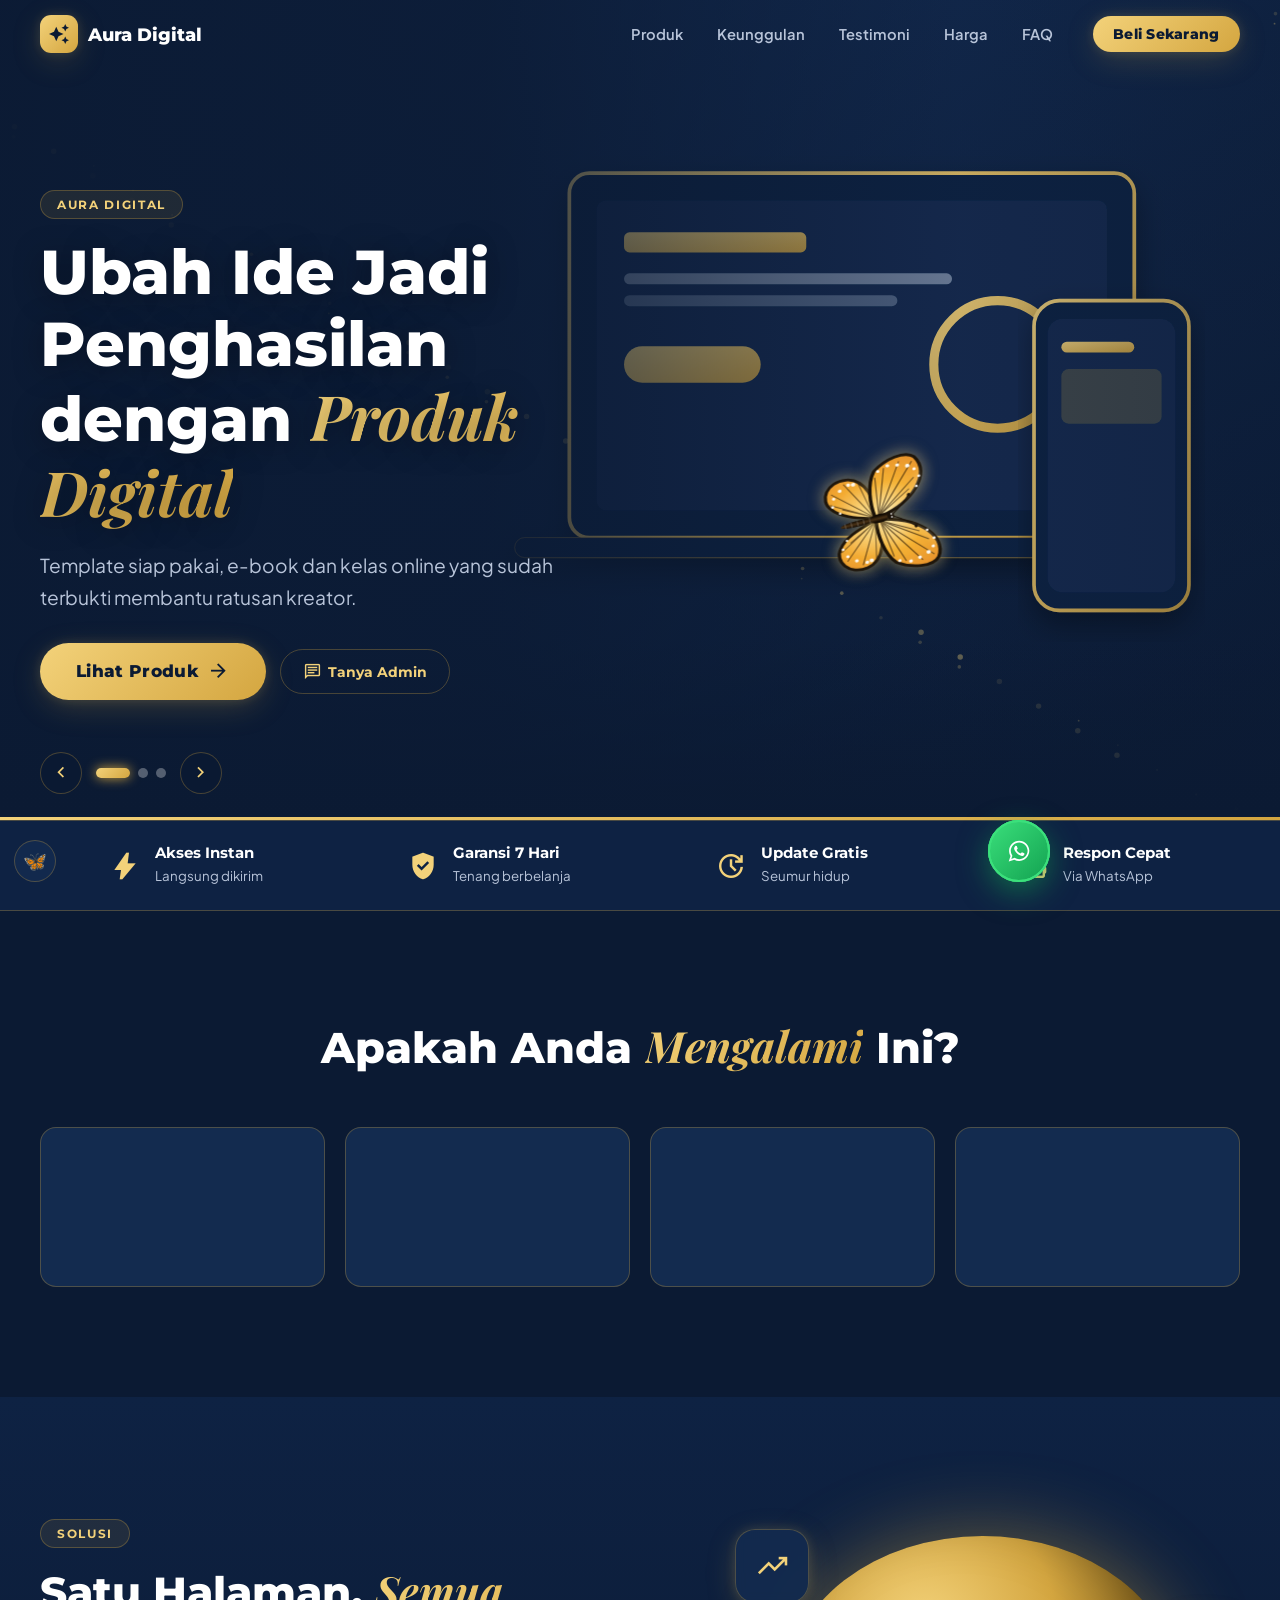
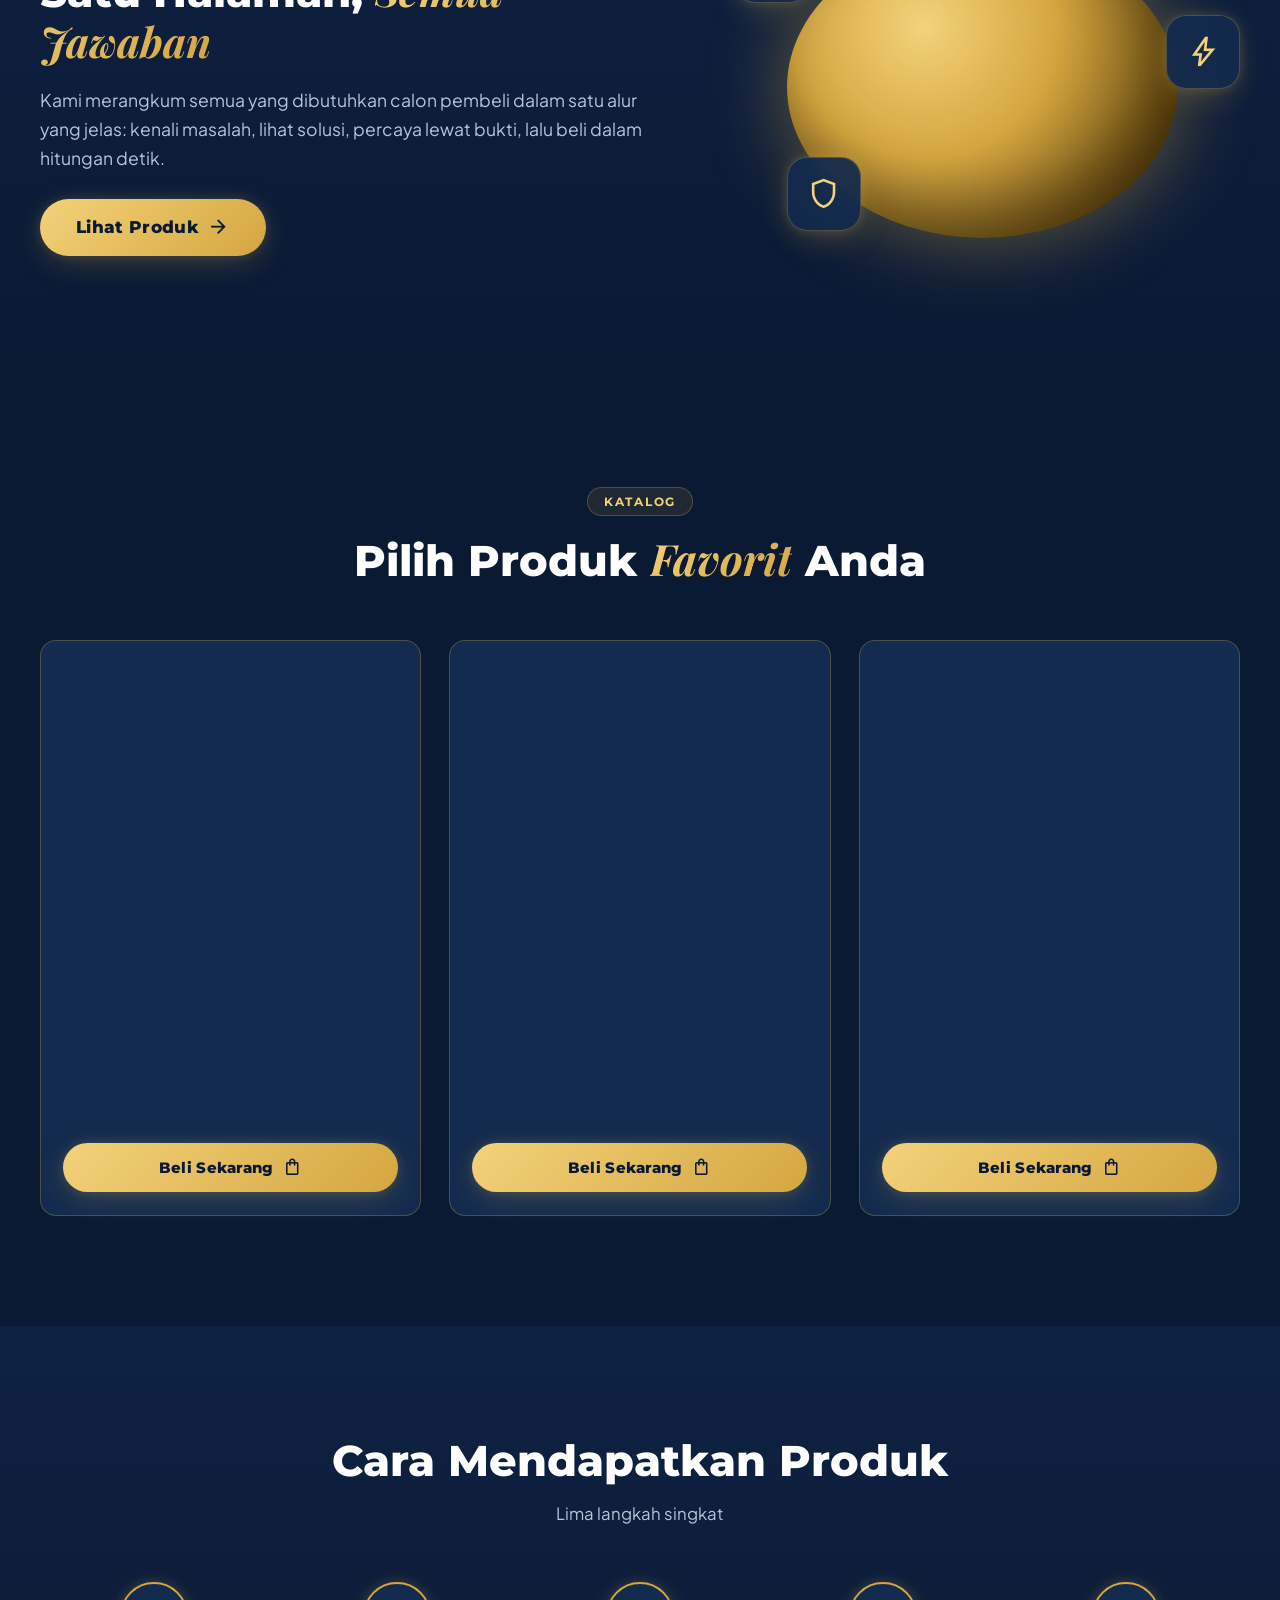
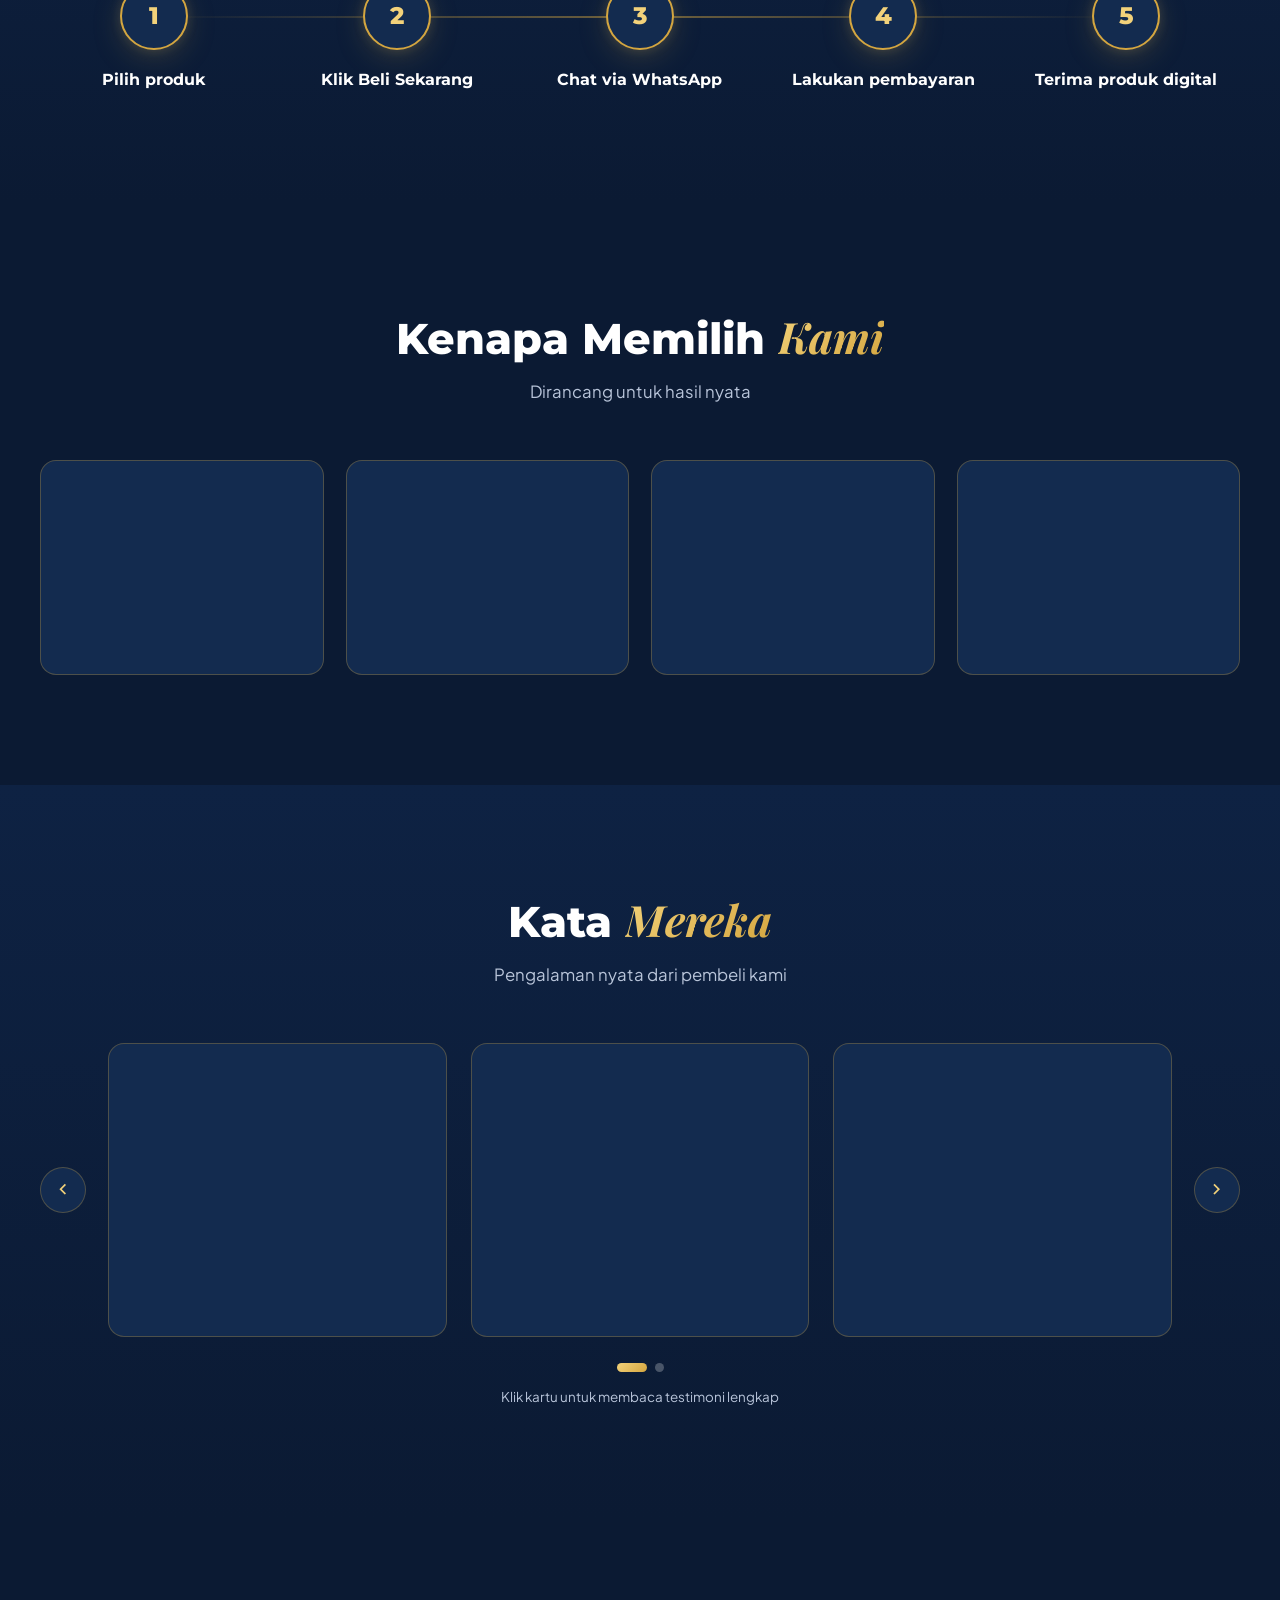
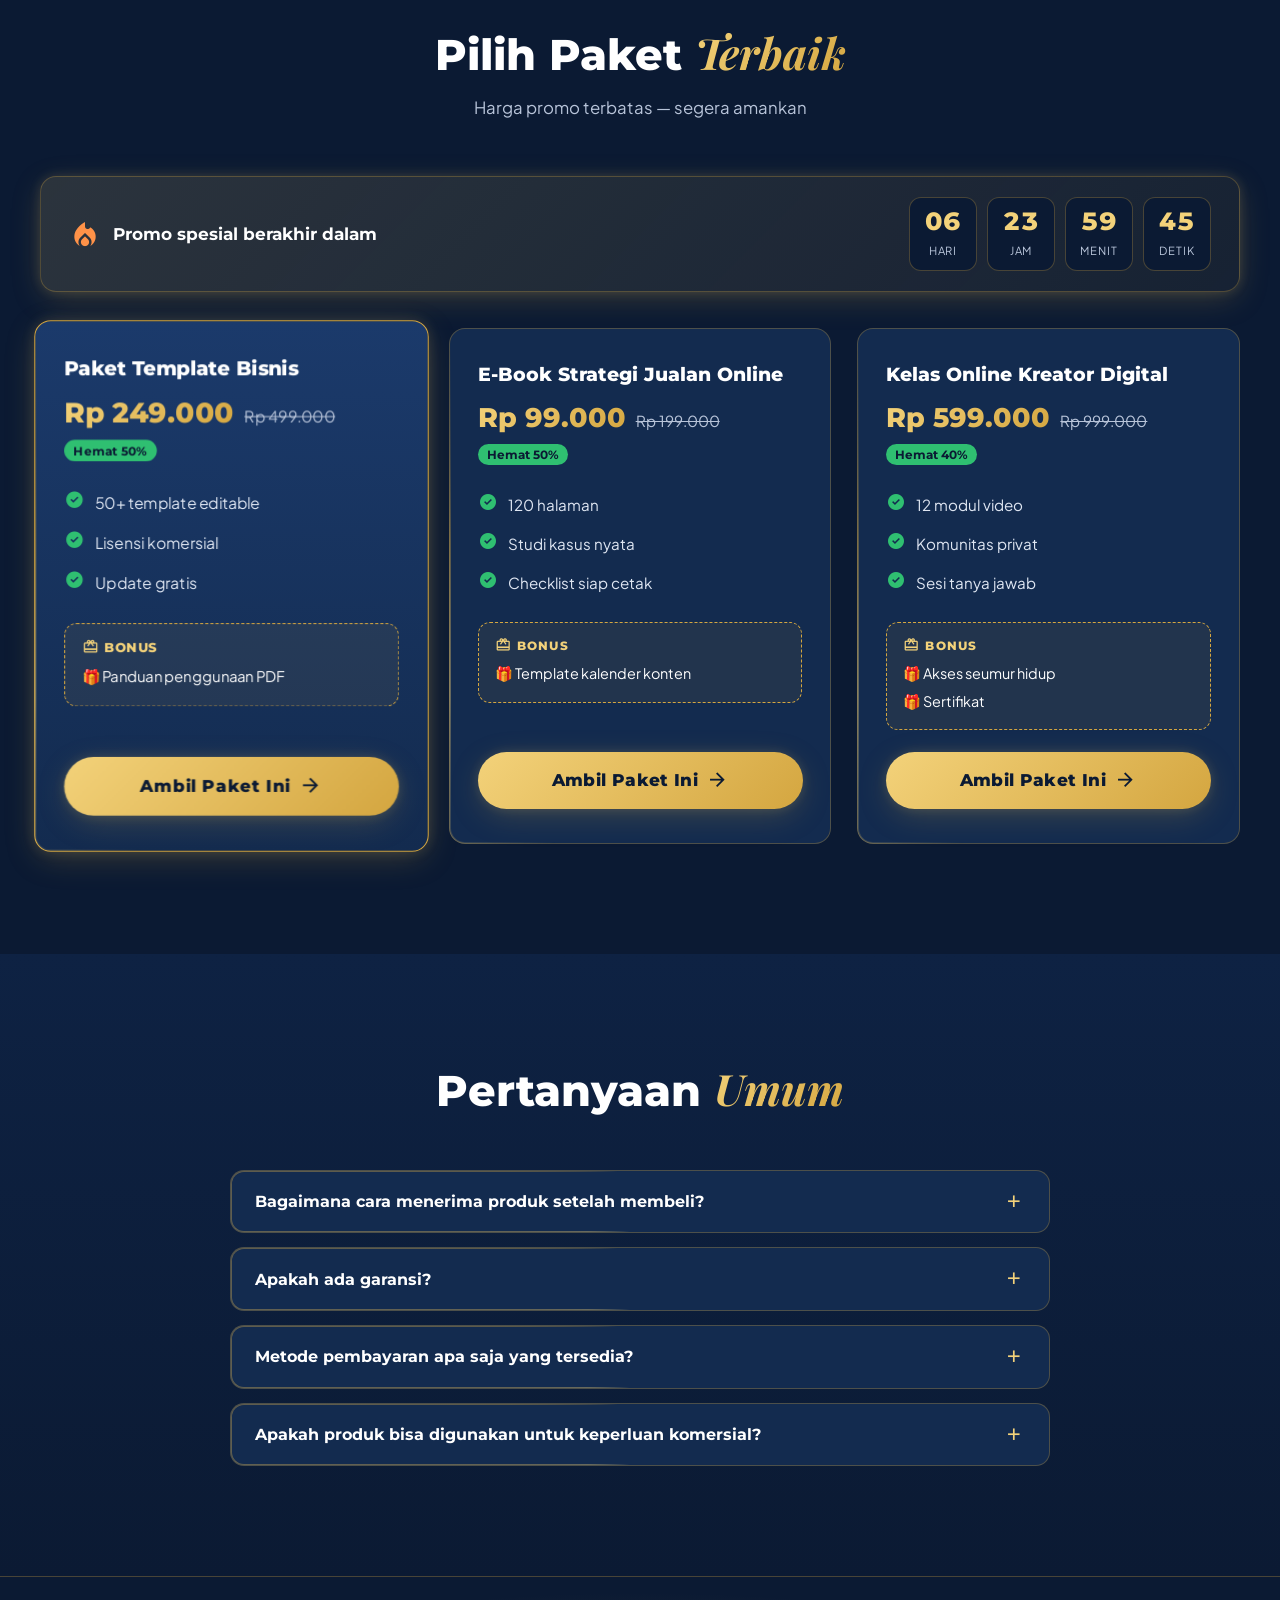
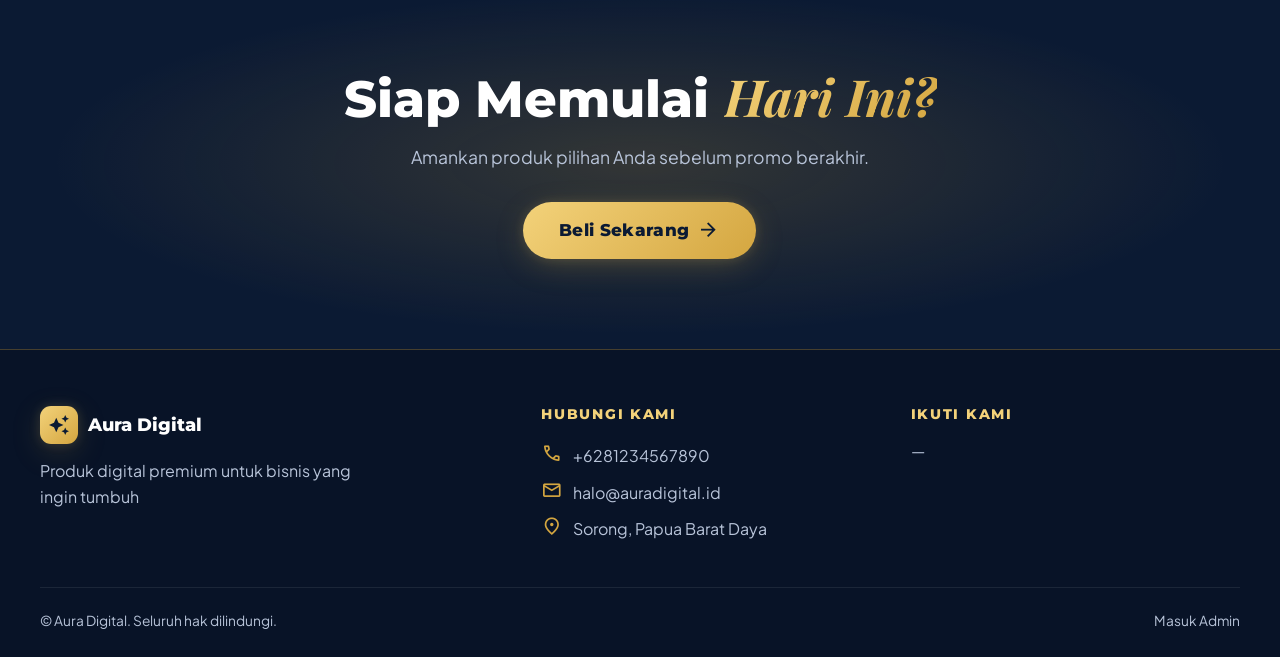
<file: index.html>
<!DOCTYPE html>
<html lang="id">
<head>
<meta charset="utf-8">
<meta name="viewport" content="width=device-width, initial-scale=1">
<title>Produk Digital Premium</title>
<meta name="description" content="Template, e-book dan kursus digital siap pakai.">
<meta name="theme-color" content="#0B1A33">
<link rel="icon" href="data:image/svg+xml,%3Csvg xmlns='http://www.w3.org/2000/svg' viewBox='0 0 64 64'%3E%3Crect width='64' height='64' rx='14' fill='%230B1A33'/%3E%3Cpath d='M32 14l5 12 13 1-10 9 3 13-11-7-11 7 3-13-10-9 13-1z' fill='%23D4A640'/%3E%3C/svg%3E">
<link rel="preconnect" href="https://fonts.googleapis.com">
<link rel="preconnect" href="https://fonts.gstatic.com" crossorigin>
<link href="https://fonts.googleapis.com/css2?family=Montserrat:wght@600;700;800&family=Playfair+Display:ital,wght@1,600;1,700&family=Plus+Jakarta+Sans:wght@400;500;600;700&display=swap" rel="stylesheet">
<link href="https://fonts.googleapis.com/css2?family=Material+Symbols+Outlined:opsz,wght,FILL,GRAD@20..48,400,0..1,0&display=block" rel="stylesheet">
<link rel="stylesheet" href="css/style.css">
</head>
<body>
<div id="progress" aria-hidden="true"></div>

<header class="nav" id="nav">
  <div class="wrap nav-in">
    <a href="#top" class="brand" id="navBrand"><span class="brand-mark"><span class="ms">auto_awesome</span></span><span class="brand-name">Aura Digital</span></a>
    <nav class="nav-links" id="navLinks" aria-label="Menu utama">
      <a href="#produk">Produk</a><a href="#fitur">Keunggulan</a><a href="#testimoni">Testimoni</a><a href="#harga">Harga</a><a href="#faq">FAQ</a>
    </nav>
    <a href="#produk" class="btn-gold btn-sm" data-cta="Navbar CTA" id="navCta"><span>Beli Sekarang</span></a>
    <button class="burger" id="burger" aria-label="Buka menu" aria-expanded="false"><span></span><span></span><span></span></button>
  </div>
</header>

<main id="top">
  <section class="hero" id="hero" aria-label="Sorotan utama"><div class="hero-stage" id="heroStage"></div>
    <div class="hero-ctrl wrap"><button class="hbtn" id="heroPrev" aria-label="Slide sebelumnya"><span class="ms">chevron_left</span></button><div class="hdots" id="heroDots"></div><button class="hbtn" id="heroNext" aria-label="Slide berikutnya"><span class="ms">chevron_right</span></button></div>
    <div class="hero-bar"><i id="heroBar"></i></div>
  </section>

  <section class="strip" id="strip"><div class="wrap strip-in">
    <div class="strip-i"><span class="ms">bolt</span><div><b>Akses Instan</b><small>Langsung dikirim</small></div></div>
    <div class="strip-i"><span class="ms">verified_user</span><div><b>Garansi 7 Hari</b><small>Tenang berbelanja</small></div></div>
    <div class="strip-i"><span class="ms">update</span><div><b>Update Gratis</b><small>Seumur hidup</small></div></div>
    <div class="strip-i"><span class="ms">support_agent</span><div><b>Respon Cepat</b><small>Via WhatsApp</small></div></div>
  </div></section>

  <section class="sec" id="masalah"><div class="wrap"><div class="sec-head reveal" id="masalahHead"></div><div class="problem-grid" id="masalahList"></div></div></section>
  <section class="sec sec-alt" id="solusi"><div class="wrap solusi-in"><div class="reveal" id="solusiHead"></div><div class="solusi-art reveal" aria-hidden="true"><div class="orb"></div><div class="solusi-card c1"><span class="ms">trending_up</span></div><div class="solusi-card c2"><span class="ms">shield</span></div><div class="solusi-card c3"><span class="ms">bolt</span></div></div></div></section>
  <section class="sec" id="produk"><div class="wrap"><div class="sec-head reveal" id="produkHead"><span class="eyebrow">Katalog</span><h2>Pilih Produk <em>Favorit</em> Anda</h2></div><div class="prod-grid" id="produkGrid"></div></div></section>
  <section class="sec sec-alt" id="proses"><div class="wrap"><div class="sec-head reveal" id="prosesHead"></div><ol class="steps" id="prosesList"></ol></div></section>
  <section class="sec" id="fitur"><div class="wrap"><div class="sec-head reveal" id="fiturHead"></div><div class="feat-grid" id="fiturGrid"></div></div></section>
  <section class="sec sec-alt" id="testimoni"><div class="wrap"><div class="sec-head reveal" id="testiHead"></div>
    <div class="testi" id="testi"><button class="tnav prev" id="tPrev" aria-label="Testimoni sebelumnya"><span class="ms">chevron_left</span></button><div class="t-view"><div class="t-track" id="tTrack"></div></div><button class="tnav next" id="tNext" aria-label="Testimoni berikutnya"><span class="ms">chevron_right</span></button></div>
    <div class="tdots" id="tDots"></div><p class="hint">Klik kartu untuk membaca testimoni lengkap</p></div></section>
  <section class="sec" id="harga"><div class="wrap"><div class="sec-head reveal" id="hargaHead"></div>
    <div class="promo-bar reveal" id="promoBar"><div class="promo-l"><span class="ms">local_fire_department</span><b id="promoLabel">Promo spesial berakhir dalam</b></div><div class="count" id="count"><div><b id="cD">00</b><small>Hari</small></div><div><b id="cH">00</b><small>Jam</small></div><div><b id="cM">00</b><small>Menit</small></div><div><b id="cS">00</b><small>Detik</small></div></div></div>
    <div class="price-grid" id="hargaGrid"></div></div></section>
  <section class="sec sec-alt" id="faq"><div class="wrap narrow"><div class="sec-head reveal" id="faqHead"></div><div class="faq" id="faqList"></div></div></section>

  <section class="final"><div class="wrap final-in reveal"><h2>Siap Memulai <em>Hari Ini?</em></h2><p>Amankan produk pilihan Anda sebelum promo berakhir.</p><a href="#produk" class="btn-gold btn-lg" data-cta="CTA Penutup"><span>Beli Sekarang</span><span class="ms">arrow_forward</span></a></div></section>
</main>

<footer class="foot" id="foot"><div class="wrap foot-in">
  <div><a href="#top" class="brand"><span class="brand-mark"><span class="ms">auto_awesome</span></span><span class="brand-name" id="fBrand">Aura Digital</span></a><p id="fTag" class="muted"></p></div>
  <div><h4>Hubungi Kami</h4><ul id="fKontak" class="flist"></ul></div>
  <div><h4>Ikuti Kami</h4><div class="soc" id="fSosmed"></div></div>
  <div class="foot-bot"><span id="fCopy">© Aura Digital</span><a href="admin.html" class="adm">Masuk Admin</a></div>
</div></footer>

<!-- Tombol WhatsApp mengambang -->
<div class="wa-wrap" id="waWrap"><div class="wa-tip" id="waTip">Ada pertanyaan? Chat kami 👋</div><a href="#" class="wa-fab" id="waFab" aria-label="Chat WhatsApp" rel="noopener"><span class="wa-ring"></span><svg viewBox="0 0 32 32" width="30" height="30" aria-hidden="true"><path fill="#fff" d="M19.11 17.205c-.372 0-1.088 1.39-1.518 1.39a.63.63 0 0 1-.315-.1c-.802-.402-1.504-.817-2.163-1.447-.545-.516-1.146-1.29-1.46-1.963a.426.426 0 0 1-.073-.215c0-.33.99-.945.99-1.49 0-.143-.73-2.09-.832-2.335-.143-.372-.214-.487-.6-.487-.187 0-.36-.043-.53-.043-.302 0-.53.115-.746.315-.688.645-1.032 1.318-1.06 2.264v.114c-.015.99.472 1.977 1.017 2.78 1.23 1.82 2.506 3.41 4.554 4.34.616.287 2.035.888 2.722.888.817 0 2.15-.515 2.478-1.318.13-.33.244-.73.244-1.088 0-.058 0-.144-.03-.215-.1-.172-2.434-1.39-2.678-1.39zm-2.908 7.593c-1.747 0-3.48-.53-4.942-1.49L7.793 24.41l1.132-3.337a8.955 8.955 0 0 1-1.72-5.272c0-4.955 4.04-8.995 8.997-8.995S25.2 10.845 25.2 15.8c0 4.958-4.04 8.998-8.998 8.998zm0-19.798c-5.96 0-10.8 4.842-10.8 10.8 0 1.964.53 3.898 1.546 5.574L5 27.176l5.974-1.92a10.807 10.807 0 0 0 16.03-9.455c0-5.958-4.842-10.8-10.802-10.8z"/></svg></a></div>
<button class="kupu-toggle" id="kupuToggle" aria-pressed="true" title="Hidupkan / matikan kupu-kupu">🦋</button>

<!-- Modal lead / beli -->
<div class="modal" id="leadModal" role="dialog" aria-modal="true" aria-labelledby="leadTitle" hidden>
  <div class="modal-bg" data-close></div>
  <div class="modal-box lead-box"><button class="x" data-close aria-label="Tutup"><span class="ms">close</span></button>
    <div class="lead-prod" id="leadProd"></div>
    <h3 id="leadTitle">Satu langkah lagi 🎉</h3><p class="muted">Isi data singkat agar admin bisa langsung membantu Anda via WhatsApp.</p>
    <form id="leadForm" novalidate>
      <label>Nama<input id="lNama" name="nama" autocomplete="name" required placeholder="Nama lengkap"></label>
      <label>Nomor WhatsApp<input id="lWa" name="wa" inputmode="tel" autocomplete="tel" required placeholder="08123456789"></label>
      <label>Email <small>(opsional)</small><input id="lEmail" name="email" type="email" autocomplete="email" placeholder="nama@email.com"></label>
      <div class="err" id="lErr" role="alert"></div>
      <button class="btn-gold btn-lg w100" type="submit" id="lSubmit"><span>Lanjut ke WhatsApp</span><span class="ms">arrow_forward</span></button>
      <button class="link" type="button" id="lSkip">Lewati, langsung chat</button>
    </form>
  </div>
</div>

<!-- Modal testimoni -->
<div class="modal" id="tModal" role="dialog" aria-modal="true" aria-label="Testimoni lengkap" hidden>
  <div class="modal-bg" data-close></div>
  <div class="modal-box t-box"><button class="x" data-close aria-label="Tutup"><span class="ms">close</span></button><div id="tModalBody"></div>
    <div class="t-mnav"><button class="btn-ghost" id="tmPrev"><span class="ms">arrow_back</span> Sebelumnya</button><button class="btn-ghost" id="tmNext">Berikutnya <span class="ms">arrow_forward</span></button></div></div>
</div>
<div class="toast" id="toast" role="status" aria-live="polite"></div>

<script src="js/config.js"></script>
<script src="js/demo.js"></script>
<script src="js/api.js"></script>
<script src="js/butterfly.js"></script>
<script src="js/app.js"></script>
</body>
</html>
</file>
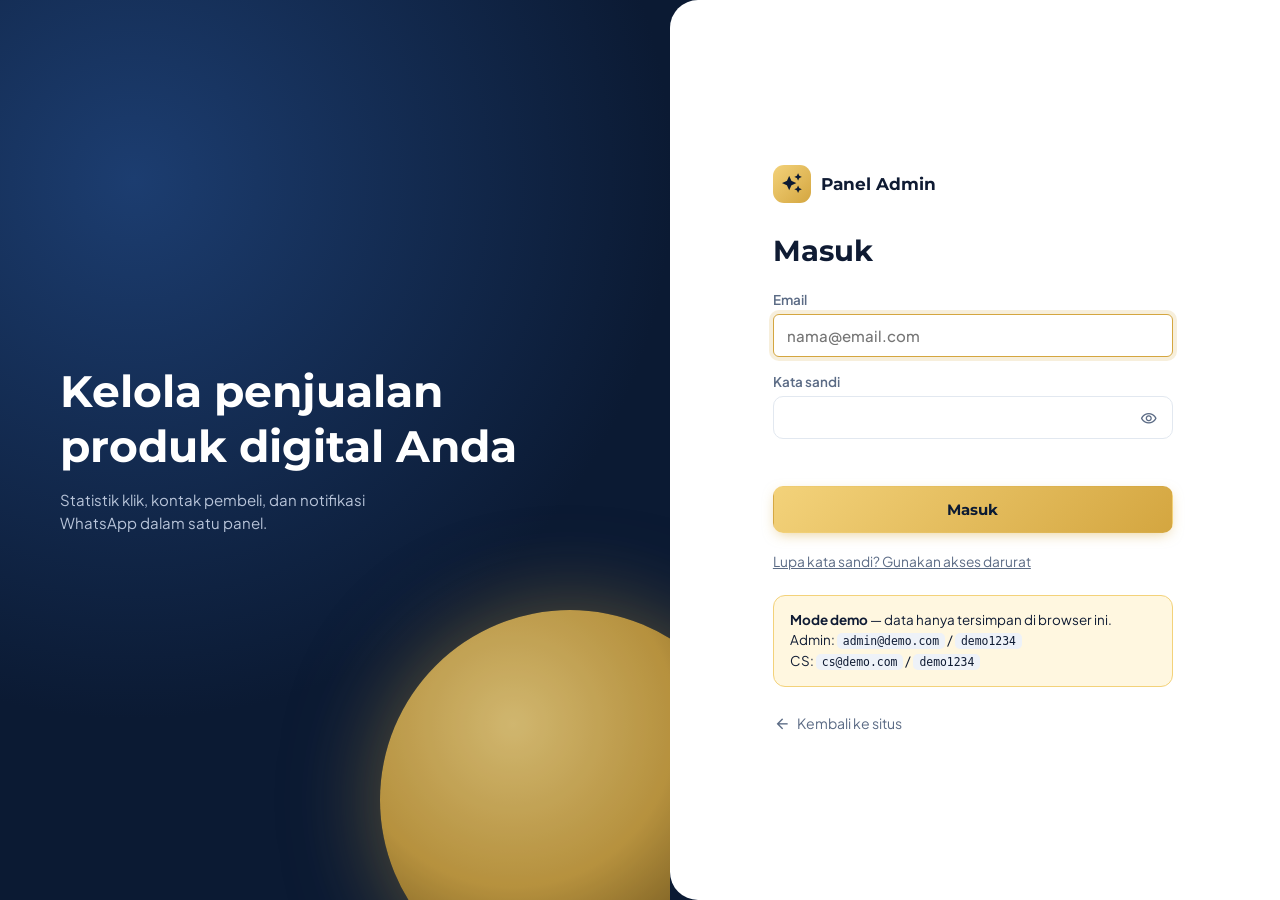
<file: admin.html>
<!DOCTYPE html>
<html lang="id">
<head>
<meta charset="utf-8">
<meta name="viewport" content="width=device-width, initial-scale=1">
<meta name="robots" content="noindex,nofollow">
<title>Panel Admin</title>
<link rel="icon" href="data:image/svg+xml,%3Csvg xmlns='http://www.w3.org/2000/svg' viewBox='0 0 64 64'%3E%3Crect width='64' height='64' rx='14' fill='%230B1A33'/%3E%3Cpath d='M32 14l5 12 13 1-10 9 3 13-11-7-11 7 3-13-10-9 13-1z' fill='%23D4A640'/%3E%3C/svg%3E">
<link rel="preconnect" href="https://fonts.googleapis.com"><link rel="preconnect" href="https://fonts.gstatic.com" crossorigin>
<link href="https://fonts.googleapis.com/css2?family=Montserrat:wght@600;700;800&family=Plus+Jakarta+Sans:wght@400;500;600;700&display=swap" rel="stylesheet">
<link href="https://fonts.googleapis.com/css2?family=Material+Symbols+Outlined:opsz,wght,FILL,GRAD@20..48,400,0..1,0&display=block" rel="stylesheet">
<link rel="stylesheet" href="css/admin.css">
</head>
<body>
<!-- LOGIN -->
<section class="login" id="login">
  <div class="login-art" aria-hidden="true"><div class="orb"></div><h2>Kelola penjualan<br>produk digital Anda</h2><p>Statistik klik, kontak pembeli, dan notifikasi WhatsApp dalam satu panel.</p></div>
  <div class="login-card">
    <div class="brandrow"><span class="bm"><span class="ms">auto_awesome</span></span><b>Panel Admin</b></div>
    <h1 id="loginTitle">Masuk</h1>
    <form id="loginForm" novalidate>
      <label>Email<input id="lgEmail" type="email" autocomplete="username" required placeholder="nama@email.com"></label>
      <label>Kata sandi<span class="pw"><input id="lgPass" type="password" autocomplete="current-password" required><button type="button" class="eye" id="lgEye" aria-label="Tampilkan kata sandi"><span class="ms">visibility</span></button></span></label>
      <div class="err" id="lgErr" role="alert"></div>
      <button class="b b-gold b-lg" type="submit" id="lgBtn">Masuk</button>
    </form>
    <button class="linkbtn" id="lgDarurat" type="button">Lupa kata sandi? Gunakan akses darurat</button>
    <p class="demo-note" id="demoNote" hidden><b>Mode demo</b> — data hanya tersimpan di browser ini.<br>Admin: <code>admin@demo.com</code> / <code>demo1234</code><br>CS: <code>cs@demo.com</code> / <code>demo1234</code></p>
    <a class="back" href="index.html"><span class="ms">arrow_back</span> Kembali ke situs</a>
  </div>
</section>

<!-- APP -->
<div class="shell" id="shell" hidden>
  <aside class="side" id="side">
    <div class="side-top"><a href="#/dasbor" class="sbrand"><span class="bm"><span class="ms">auto_awesome</span></span><span id="sBrand">Aura Digital</span></a><button class="x-side" id="sideClose" aria-label="Tutup menu"><span class="ms">close</span></button></div>
    <nav id="menu" aria-label="Menu admin"></nav>
    <div class="side-bot"><a class="vsite" href="index.html" target="_blank" rel="noopener"><span class="ms">open_in_new</span> Lihat Situs</a></div>
  </aside>
  <div class="side-bg" id="sideBg"></div>
  <div class="main">
    <header class="top"><button class="burger" id="burger" aria-label="Buka menu"><span class="ms">menu</span></button><h1 id="pageTitle">Dasbor</h1><div class="top-r"><button class="chip-user" id="userBtn"><span class="ava" id="uAva">A</span><span class="u-t"><b id="uNama">Admin</b><small id="uPeran">admin</small></span><span class="ms">expand_more</span></button><div class="umenu" id="uMenu" hidden><button data-act="pass"><span class="ms">key</span> Ganti kata sandi</button><button data-act="logout"><span class="ms">logout</span> Keluar</button></div></div></header>
    <main id="view" tabindex="-1"></main>
  </div>
</div>
<div id="layer"></div>
<div class="toast-box" id="toasts" aria-live="polite"></div>
<script src="js/config.js"></script><script src="js/demo.js"></script><script src="js/api.js"></script>
<script src="js/admin-core.js"></script><script src="js/admin-pages.js"></script><script src="js/admin-pages2.js"></script>
</body>
</html>
</file>
<file: css/style.css>
/* ============ Aura Aurum — landing page ============ */
@property --ang { syntax: '<angle>'; inherits: false; initial-value: 0deg; }
:root {
  --bg: #0B1A33; --bg2: #0e2243; --card: #132B4F; --card2: #17335e;
  --gold: #D4A640; --gold2: #F3D27A; --grad: linear-gradient(135deg, #F3D27A, #D4A640);
  --tx: #fff; --tx2: #B8C4D9; --ok: #2FBF71; --bd: rgba(212, 166, 64, .3);
  --glow: 0 8px 32px -4px rgba(212, 166, 64, .25), 0 0 12px rgba(243, 210, 122, .15);
  --r: 16px; --f1: 'Montserrat', system-ui, sans-serif; --f2: 'Playfair Display', Georgia, serif; --f3: 'Plus Jakarta Sans', system-ui, sans-serif;
}
* { box-sizing: border-box; margin: 0; padding: 0; }
html { scroll-behavior: smooth; scroll-padding-top: 76px; -webkit-text-size-adjust: 100%; }
body { background: var(--bg); color: var(--tx); font: 400 1rem/1.65 var(--f3); overflow-x: hidden; }
img { max-width: 100%; display: block; }
a { color: inherit; text-decoration: none; }
button { font: inherit; color: inherit; cursor: pointer; border: 0; background: none; }
ul, ol { list-style: none; }
.ms { font-family: 'Material Symbols Outlined'; font-weight: 400; font-style: normal; font-size: 1.35em; line-height: 1; letter-spacing: normal; text-transform: none; display: inline-block; white-space: nowrap; direction: ltr; -webkit-font-feature-settings: 'liga'; font-feature-settings: 'liga'; vertical-align: middle; user-select: none; }
.wrap { width: min(1200px, 100% - 32px); margin-inline: auto; }
.narrow { width: min(820px, 100% - 32px); }
.muted { color: var(--tx2); }
h1, h2, h3, h4 { font-family: var(--f1); font-weight: 800; line-height: 1.15; }
em { font-family: var(--f2); font-style: italic; font-weight: 700; background: var(--grad); -webkit-background-clip: text; background-clip: text; color: transparent; }
:focus-visible { outline: 2px solid var(--gold2); outline-offset: 3px; border-radius: 6px; }
#progress { position: fixed; top: 0; left: 0; height: 3px; width: 0; background: var(--grad); z-index: 100; box-shadow: 0 0 10px var(--gold); }

/* ---- tombol emas berkilau ---- */
.btn-gold { position: relative; display: inline-flex; align-items: center; justify-content: center; gap: 8px; padding: 14px 28px; border-radius: 999px; background: var(--grad); color: #0B1A33; font: 800 .95rem var(--f1); letter-spacing: .02em; overflow: hidden; isolation: isolate; box-shadow: var(--glow); transition: transform .25s, box-shadow .25s; animation: pulseGlow 2.8s ease-in-out infinite; will-change: transform; }
.btn-gold::before { content: ''; position: absolute; top: 0; left: -75%; width: 50%; height: 100%; background: linear-gradient(100deg, transparent, rgba(255, 255, 255, .75), transparent); transform: skewX(-20deg); animation: shimmer 3.2s ease-in-out infinite; z-index: -1; }
.btn-gold:hover { transform: translateY(-3px) scale(1.04); box-shadow: 0 14px 44px -4px rgba(243, 210, 122, .65), 0 0 22px rgba(243, 210, 122, .55); }
.btn-gold:active { transform: scale(.97); }
.btn-sm { padding: 10px 20px; font-size: .85rem; } .btn-lg { padding: 17px 36px; font-size: 1.05rem; } .w100 { width: 100%; }
.btn-ghost { display: inline-flex; align-items: center; justify-content: center; gap: 6px; padding: 12px 22px; border-radius: 999px; border: 1.5px solid var(--bd); color: var(--gold2); font: 700 .88rem var(--f1); transition: .25s; }
.btn-ghost:hover { background: rgba(212, 166, 64, .12); border-color: var(--gold); box-shadow: var(--glow); transform: translateY(-2px); }
.link { display: block; margin: 14px auto 0; color: var(--tx2); font-size: .88rem; text-decoration: underline; }
.link:hover { color: var(--gold2); }
.ripple { position: absolute; border-radius: 50%; background: rgba(255, 255, 255, .6); transform: scale(0); animation: rip .7s ease-out forwards; pointer-events: none; z-index: 0; }
.spark { position: fixed; width: 7px; height: 7px; border-radius: 50%; background: var(--gold2); box-shadow: 0 0 10px 2px var(--gold); pointer-events: none; z-index: 9999; animation: sparkF .8s ease-out forwards; }
@keyframes shimmer { 0% { left: -75%; } 55%, 100% { left: 140%; } }
@keyframes pulseGlow { 0%, 100% { box-shadow: 0 6px 22px -4px rgba(212, 166, 64, .35), 0 0 8px rgba(243, 210, 122, .2); } 50% { box-shadow: 0 10px 40px -2px rgba(243, 210, 122, .6), 0 0 22px rgba(243, 210, 122, .45); } }
@keyframes rip { to { transform: scale(4); opacity: 0; } }
@keyframes sparkF { to { transform: translate(var(--dx), var(--dy)) scale(0); opacity: 0; } }
@keyframes spin { to { --ang: 360deg; } }
@keyframes floatY { 0%, 100% { transform: translateY(0); } 50% { transform: translateY(-12px); } }

/* ---- kartu berkilau (glow) ---- */
.glow { position: relative; transition: transform .35s cubic-bezier(.2, .8, .2, 1), box-shadow .35s; transform-style: preserve-3d; }
.glow::before { content: ''; position: absolute; inset: -1px; border-radius: inherit; padding: 2px; background: conic-gradient(from var(--ang), transparent 0 55%, var(--gold2), var(--gold), transparent 90%); -webkit-mask: linear-gradient(#000 0 0) content-box, linear-gradient(#000 0 0); -webkit-mask-composite: xor; mask: linear-gradient(#000 0 0) content-box exclude, linear-gradient(#000 0 0); opacity: 0; transition: opacity .35s; animation: spin 3.6s linear infinite; pointer-events: none; z-index: 2; }
.glow::after { content: ''; position: absolute; inset: 0; border-radius: inherit; background: radial-gradient(280px circle at var(--mx, 50%) var(--my, 50%), rgba(243, 210, 122, .2), transparent 62%); opacity: 0; transition: opacity .3s; pointer-events: none; z-index: 1; }
.glow:hover, .glow:focus-visible { box-shadow: 0 18px 50px -10px rgba(212, 166, 64, .45), 0 0 26px rgba(243, 210, 122, .25); }
.glow:hover::before, .glow:focus-visible::before { opacity: 1; } .glow:hover::after { opacity: 1; }
body.kilau .glow::before { opacity: .38; }
body.kilau .glow:hover::before { opacity: 1; }

/* ---- navbar ---- */
.nav { position: fixed; inset: 0 0 auto 0; z-index: 90; transition: background .3s, box-shadow .3s, backdrop-filter .3s; }
.nav.scrolled { background: rgba(11, 26, 51, .86); backdrop-filter: blur(14px); box-shadow: 0 1px 0 var(--bd), 0 10px 30px rgba(0, 0, 0, .25); }
.nav-in { display: flex; align-items: center; gap: 26px; height: 68px; }
.brand { display: inline-flex; align-items: center; gap: 10px; font: 800 1.15rem var(--f1); }
.brand-mark { display: grid; place-items: center; width: 38px; height: 38px; border-radius: 11px; background: var(--grad); color: #0B1A33; box-shadow: var(--glow); }
.brand-mark .ms { font-size: 22px; font-variation-settings: 'FILL' 1; }
.brand-mark img { width: 100%; height: 100%; object-fit: cover; border-radius: 11px; }
.nav-links { display: flex; gap: 6px; margin-left: auto; }
.nav-links a { padding: 8px 14px; border-radius: 999px; color: var(--tx2); font-weight: 600; font-size: .92rem; transition: .2s; }
.nav-links a:hover { color: var(--gold2); background: rgba(212, 166, 64, .1); }
.burger { display: none; width: 42px; height: 42px; border-radius: 12px; border: 1px solid var(--bd); flex-direction: column; justify-content: center; align-items: center; gap: 5px; }
.burger span { width: 20px; height: 2px; background: var(--gold2); transition: .3s; border-radius: 2px; }
.burger[aria-expanded="true"] span:nth-child(1) { transform: translateY(7px) rotate(45deg); } .burger[aria-expanded="true"] span:nth-child(2) { opacity: 0; } .burger[aria-expanded="true"] span:nth-child(3) { transform: translateY(-7px) rotate(-45deg); }

/* ---- hero slideshow ---- */
.hero { position: relative; height: clamp(580px, 92vh, 820px); overflow: hidden; background: var(--bg); }
.hero-stage { position: absolute; inset: 0; }
.hs { position: absolute; inset: 0; opacity: 0; visibility: hidden; transition: opacity 1.1s ease, visibility 1.1s; display: flex; align-items: center; }
.hs.on { opacity: 1; visibility: visible; z-index: 1; }
.hs-bg { position: absolute; inset: 0; background-size: cover; background-position: center right; transform: scale(1.1); transition: transform 8s ease-out; }
.hs.on .hs-bg { transform: scale(1); }
.hs::after { content: ''; position: absolute; inset: 0; background: linear-gradient(90deg, rgba(11, 26, 51, .96) 0%, rgba(11, 26, 51, .82) 38%, rgba(11, 26, 51, .15) 75%, rgba(11, 26, 51, .35) 100%), linear-gradient(0deg, var(--bg) 0%, transparent 22%); }
.hs-in { position: relative; z-index: 2; padding-top: 70px; } .hs-txt { max-width: 620px; }
.hs .eyebrow, .hs h1, .hs p, .hs .hs-cta { opacity: 0; transform: translateY(26px); transition: opacity .8s, transform .8s; }
.hs.on .eyebrow { opacity: 1; transform: none; transition-delay: .25s; } .hs.on h1 { opacity: 1; transform: none; transition-delay: .4s; } .hs.on p { opacity: 1; transform: none; transition-delay: .55s; } .hs.on .hs-cta { opacity: 1; transform: none; transition-delay: .7s; }
.eyebrow { display: inline-block; padding: 6px 16px; border-radius: 999px; border: 1px solid var(--bd); background: rgba(212, 166, 64, .1); color: var(--gold2); font: 700 .75rem var(--f1); letter-spacing: .14em; text-transform: uppercase; margin-bottom: 18px; }
.hs h1 { font-size: clamp(2.1rem, 5.4vw, 3.9rem); margin-bottom: 18px; text-shadow: 0 4px 30px rgba(0, 0, 0, .35); }
.hs p { color: var(--tx2); font-size: clamp(1rem, 1.6vw, 1.2rem); max-width: 520px; margin-bottom: 30px; }
.hs-cta { display: flex; flex-wrap: wrap; gap: 14px; align-items: center; }
.hero-ctrl { position: absolute; left: 50%; bottom: 26px; transform: translateX(-50%); z-index: 5; display: flex; align-items: center; justify-content: flex-start; gap: 14px; }
.hbtn { width: 42px; height: 42px; border-radius: 50%; border: 1px solid var(--bd); background: rgba(11, 26, 51, .6); backdrop-filter: blur(8px); display: grid; place-items: center; color: var(--gold2); transition: .25s; }
.hbtn:hover { background: var(--grad); color: #0B1A33; box-shadow: var(--glow); transform: scale(1.1); }
.hdots { display: flex; gap: 8px; } .hdots button { width: 10px; height: 10px; border-radius: 999px; background: rgba(255, 255, 255, .3); transition: .35s; } .hdots button.on { width: 34px; background: var(--grad); box-shadow: 0 0 12px var(--gold); }
.hero-bar { position: absolute; left: 0; bottom: 0; right: 0; height: 3px; background: rgba(255, 255, 255, .08); z-index: 5; } .hero-bar i { display: block; height: 100%; width: 0; background: var(--grad); }

/* ---- strip & section ---- */
.strip { background: var(--bg2); border-block: 1px solid var(--bd); } .strip-in { display: grid; grid-template-columns: repeat(4, 1fr); gap: 10px; padding: 22px 0; }
.strip-i { display: flex; align-items: center; gap: 14px; justify-content: center; } .strip-i .ms { color: var(--gold2); font-size: 2rem; font-variation-settings: 'FILL' 1; } .strip-i b { display: block; font: 700 .95rem var(--f1); } .strip-i small { color: var(--tx2); }
.sec { padding: clamp(64px, 9vw, 110px) 0; } .sec-alt { background: linear-gradient(180deg, var(--bg2), var(--bg)); }
.sec-head { text-align: center; max-width: 720px; margin: 0 auto 54px; }
.sec-head h2 { font-size: clamp(1.7rem, 3.6vw, 2.7rem); margin-bottom: 14px; } .sec-head p { color: var(--tx2); font-size: 1.05rem; }
.reveal { opacity: 0; transform: translateY(34px); transition: opacity .8s, transform .8s cubic-bezier(.2, .8, .2, 1); } .reveal.in { opacity: 1; transform: none; }

.problem-grid { display: grid; grid-template-columns: repeat(auto-fit, minmax(240px, 1fr)); gap: 20px; }
.pr-card { background: var(--card); border: 1px solid var(--bd); border-radius: var(--r); padding: 28px 24px; }
.pr-card .ms { font-size: 2.2rem; color: #ff7a7a; margin-bottom: 14px; display: block; font-variation-settings: 'FILL' 1; } .pr-card p { font-weight: 600; }
.solusi-in { display: grid; grid-template-columns: 1.1fr .9fr; gap: 56px; align-items: center; }
.solusi-in h2 { font-size: clamp(1.7rem, 3.4vw, 2.6rem); margin-bottom: 18px; } .solusi-in p { color: var(--tx2); font-size: 1.1rem; margin-bottom: 26px; }
.solusi-art { position: relative; height: 360px; } .orb { position: absolute; inset: 8% 12%; border-radius: 50%; background: radial-gradient(circle at 35% 30%, #F3D27A, #D4A640 40%, #6b4d10 80%); box-shadow: 0 0 80px rgba(212, 166, 64, .45), inset -20px -30px 60px rgba(0, 0, 0, .35); animation: floatY 6s ease-in-out infinite; }
.solusi-card { position: absolute; width: 74px; height: 74px; border-radius: 20px; display: grid; place-items: center; background: rgba(19, 43, 79, .92); border: 1px solid var(--bd); box-shadow: var(--glow); backdrop-filter: blur(6px); color: var(--gold2); animation: floatY 5s ease-in-out infinite; } .solusi-card .ms { font-size: 2.2rem; }
.c1 { top: 6%; left: 2%; } .c2 { bottom: 10%; left: 12%; animation-delay: -1.5s; } .c3 { top: 30%; right: 0; animation-delay: -3s; }

/* ---- produk ---- */
.prod-grid { display: grid; grid-template-columns: repeat(auto-fit, minmax(300px, 1fr)); gap: 28px; perspective: 1200px; }
.pcard { background: var(--card); border: 1px solid var(--bd); border-radius: var(--r); display: flex; flex-direction: column; }
.pimg { position: relative; aspect-ratio: 4/3; overflow: hidden; border-radius: var(--r) var(--r) 0 0; background: var(--bg2); }
.pimg img { position: absolute; inset: 0; width: 100%; height: 100%; object-fit: cover; opacity: 0; transform: scale(1.08); transition: opacity 1s ease, transform 6s ease-out; }
.pimg img.on { opacity: 1; transform: scale(1); }
.pimg .noimg { position: absolute; inset: 0; display: grid; place-items: center; font: 800 4rem var(--f1); color: rgba(212, 166, 64, .5); background: radial-gradient(circle at 30% 20%, #1b3d70, #0e2243); }
.badge { position: absolute; top: 14px; left: 14px; z-index: 3; padding: 5px 14px; border-radius: 999px; background: var(--grad); color: #0B1A33; font: 800 .72rem var(--f1); letter-spacing: .06em; text-transform: uppercase; box-shadow: var(--glow); }
.pdots { position: absolute; bottom: 12px; left: 0; right: 0; z-index: 3; display: flex; justify-content: center; gap: 6px; } .pdots i { width: 7px; height: 7px; border-radius: 99px; background: rgba(255, 255, 255, .5); transition: .35s; } .pdots i.on { width: 22px; background: var(--gold2); }
.pbody { padding: 22px 22px 24px; display: flex; flex-direction: column; flex: 1; position: relative; z-index: 3; }
.pcat { color: var(--gold2); font: 700 .72rem var(--f1); letter-spacing: .12em; text-transform: uppercase; } .pbody h3 { font-size: 1.28rem; margin: 6px 0 8px; } .pbody p { color: var(--tx2); font-size: .95rem; margin-bottom: 14px; }
.price { display: flex; align-items: baseline; gap: 10px; flex-wrap: wrap; margin: auto 0 16px; } .price b { font: 800 1.7rem var(--f1); background: var(--grad); -webkit-background-clip: text; background-clip: text; color: transparent; } .price s { color: var(--tx2); font-size: .95rem; } .price .hemat { font: 700 .75rem var(--f1); color: #0B1A33; background: var(--ok); padding: 3px 9px; border-radius: 99px; }
.pact { display: flex; gap: 10px; } .pact .btn-gold { flex: 1; } 

/* ---- proses ---- */
.steps { display: grid; grid-template-columns: repeat(5, 1fr); gap: 16px; counter-reset: s; position: relative; }
.steps::before { content: ''; position: absolute; top: 34px; left: 10%; right: 10%; height: 2px; background: linear-gradient(90deg, transparent, var(--gold), transparent); opacity: .5; }
.steps li { text-align: center; position: relative; padding: 0 6px; } .steps .n { width: 68px; height: 68px; margin: 0 auto 16px; border-radius: 50%; display: grid; place-items: center; background: var(--card); border: 2px solid var(--gold); font: 800 1.5rem var(--f1); color: var(--gold2); box-shadow: var(--glow); position: relative; z-index: 1; transition: .3s; } .steps li:hover .n { background: var(--grad); color: #0B1A33; transform: scale(1.12) rotate(-6deg); } .steps b { font: 700 .98rem var(--f1); }
/* ---- fitur ---- */
.feat-grid { display: grid; grid-template-columns: repeat(auto-fit, minmax(240px, 1fr)); gap: 22px; }
.f-card { background: var(--card); border: 1px solid var(--bd); border-radius: var(--r); padding: 30px 26px; } .f-ic { width: 58px; height: 58px; border-radius: 16px; display: grid; place-items: center; background: var(--grad); color: #0B1A33; margin-bottom: 18px; box-shadow: var(--glow); } .f-ic .ms { font-size: 1.9rem; font-variation-settings: 'FILL' 1; } .f-card h3 { font-size: 1.1rem; margin-bottom: 8px; position: relative; z-index: 3; } .f-card p { color: var(--tx2); font-size: .94rem; position: relative; z-index: 3; }

/* ---- testimoni ---- */
.testi { position: relative; display: flex; align-items: center; gap: 10px; }
.t-view { overflow: hidden; flex: 1; padding: 26px 0; margin: -26px 0; }
.t-track { display: flex; transition: transform .75s cubic-bezier(.3, .8, .2, 1); --pv: 3; }
.t-slot { flex: 0 0 calc(100% / var(--pv)); padding: 0 12px; }
.t-card { display: block; width: 100%; height: 100%; text-align: left; background: var(--card); border: 1px solid var(--bd); border-radius: var(--r); padding: 28px 26px; cursor: pointer; }
.t-card .q { position: absolute; top: 10px; right: 20px; font: 800 5rem/1 var(--f2); color: rgba(212, 166, 64, .18); z-index: 3; }
.stars { color: var(--gold2); display: flex; gap: 2px; margin-bottom: 14px; position: relative; z-index: 3; } .stars .ms { font-size: 1.15rem; font-variation-settings: 'FILL' 1; } .stars .off { color: rgba(255, 255, 255, .2); }
.t-card blockquote { color: #dfe6f2; font-size: .98rem; margin-bottom: 20px; position: relative; z-index: 3; display: -webkit-box; -webkit-line-clamp: 4; -webkit-box-orient: vertical; overflow: hidden; min-height: 6.5em; }
.t-who { display: flex; align-items: center; gap: 12px; position: relative; z-index: 3; } .ava { width: 46px; height: 46px; border-radius: 50%; background: var(--grad); color: #0B1A33; display: grid; place-items: center; font: 800 1rem var(--f1); overflow: hidden; flex: none; box-shadow: var(--glow); } .ava img { width: 100%; height: 100%; object-fit: cover; } .t-who b { display: block; font: 700 .95rem var(--f1); } .t-who small { color: var(--tx2); }
.t-more { margin-top: 14px; font: 700 .8rem var(--f1); color: var(--gold2); position: relative; z-index: 3; display: inline-flex; align-items: center; gap: 4px; opacity: .8; transition: .25s; } .t-card:hover .t-more { opacity: 1; gap: 8px; }
.tnav { flex: none; width: 46px; height: 46px; border-radius: 50%; border: 1px solid var(--bd); background: var(--card); display: grid; place-items: center; color: var(--gold2); transition: .25s; z-index: 2; } .tnav:hover { background: var(--grad); color: #0B1A33; box-shadow: var(--glow); transform: scale(1.1); }
.tdots { display: flex; justify-content: center; gap: 8px; margin-top: 26px; } .tdots button { width: 9px; height: 9px; border-radius: 99px; background: rgba(255, 255, 255, .25); transition: .35s; } .tdots button.on { width: 30px; background: var(--grad); }
.hint { text-align: center; margin-top: 14px; color: var(--tx2); font-size: .84rem; }

/* ---- harga ---- */
.promo-bar { display: flex; flex-wrap: wrap; justify-content: space-between; align-items: center; gap: 18px; background: linear-gradient(135deg, rgba(243, 210, 122, .14), rgba(212, 166, 64, .06)); border: 1px solid var(--bd); border-radius: var(--r); padding: 20px 28px; margin-bottom: 36px; box-shadow: var(--glow); }
.promo-l { display: flex; align-items: center; gap: 12px; font: 700 1.05rem var(--f1); } .promo-l .ms { color: #ff9248; font-size: 2rem; font-variation-settings: 'FILL' 1; animation: floatY 1.6s ease-in-out infinite; }
.count { display: flex; gap: 10px; } .count div { min-width: 68px; text-align: center; background: var(--bg); border: 1px solid var(--bd); border-radius: 12px; padding: 8px 6px; } .count b { display: block; font: 800 1.55rem var(--f1); color: var(--gold2); font-variant-numeric: tabular-nums; } .count small { color: var(--tx2); font-size: .7rem; text-transform: uppercase; letter-spacing: .08em; }
.price-grid { display: grid; grid-template-columns: repeat(auto-fit, minmax(290px, 1fr)); gap: 26px; align-items: stretch; }
.pk { background: var(--card); border: 1px solid var(--bd); border-radius: var(--r); padding: 34px 28px; display: flex; flex-direction: column; } .pk.hot { background: linear-gradient(180deg, #1b3a6b, var(--card)); border-color: var(--gold); transform: scale(1.03); box-shadow: var(--glow); }
.pk .ribbon { position: absolute; top: -14px; left: 50%; transform: translateX(-50%); padding: 5px 18px; border-radius: 99px; background: var(--grad); color: #0B1A33; font: 800 .72rem var(--f1); letter-spacing: .08em; text-transform: uppercase; z-index: 4; white-space: nowrap; }
.pk h3 { font-size: 1.2rem; position: relative; z-index: 3; } .pk .price { margin: 16px 0 20px; position: relative; z-index: 3; }
.cl { margin-bottom: 20px; position: relative; z-index: 3; } .cl li { display: flex; gap: 10px; padding: 7px 0; color: #dfe6f2; font-size: .95rem; } .cl .ms { color: var(--ok); font-size: 1.25rem; flex: none; font-variation-settings: 'FILL' 1; }
.bonus { margin: 0 0 22px; padding: 14px 16px; border-radius: 12px; border: 1px dashed var(--gold); background: rgba(212, 166, 64, .08); position: relative; z-index: 3; } .bonus b { color: var(--gold2); font: 800 .76rem var(--f1); letter-spacing: .1em; text-transform: uppercase; display: flex; align-items: center; gap: 6px; margin-bottom: 6px; } .bonus li { font-size: .9rem; padding: 2px 0; }
.pk .btn-gold { margin-top: auto; position: relative; z-index: 3; }
/* ---- faq ---- */
.faq { display: grid; gap: 14px; } .fq { background: var(--card); border: 1px solid var(--bd); border-radius: 14px; overflow: hidden; transition: .3s; } .fq.open { border-color: var(--gold); box-shadow: var(--glow); }
.fq-q { width: 100%; display: flex; justify-content: space-between; align-items: center; gap: 16px; padding: 20px 24px; text-align: left; font: 700 1rem var(--f1); } .fq-q .ms { color: var(--gold2); transition: transform .35s; flex: none; } .fq.open .fq-q .ms { transform: rotate(45deg); }
.fq-a { display: grid; grid-template-rows: 0fr; transition: grid-template-rows .4s ease; } .fq.open .fq-a { grid-template-rows: 1fr; } .fq-a > div { overflow: hidden; } .fq-a p { padding: 0 24px 22px; color: var(--tx2); }
.final { padding: 90px 0; background: radial-gradient(ellipse at center, rgba(212, 166, 64, .2), transparent 65%), var(--bg); text-align: center; border-top: 1px solid var(--bd); } .final h2 { font-size: clamp(1.9rem, 4.4vw, 3.2rem); margin-bottom: 14px; } .final p { color: var(--tx2); margin-bottom: 30px; font-size: 1.1rem; }

/* ---- footer ---- */
.foot { background: #081327; border-top: 1px solid var(--bd); padding: 56px 0 24px; } .foot-in { display: grid; grid-template-columns: 1.4fr 1fr 1fr; gap: 40px; } .foot h4 { font-size: .9rem; letter-spacing: .12em; text-transform: uppercase; color: var(--gold2); margin-bottom: 16px; } .foot p { margin-top: 14px; max-width: 340px; }
.flist li { display: flex; gap: 10px; align-items: flex-start; padding: 5px 0; color: var(--tx2); } .flist .ms { color: var(--gold); } .flist a:hover { color: var(--gold2); }
.soc { display: flex; gap: 10px; flex-wrap: wrap; } .soc a { width: 44px; height: 44px; border-radius: 50%; border: 1px solid var(--bd); display: grid; place-items: center; color: var(--gold2); transition: .25s; font: 800 .8rem var(--f1); } .soc a:hover { background: var(--grad); color: #0B1A33; transform: translateY(-4px) rotate(-8deg); box-shadow: var(--glow); }
.foot-bot { grid-column: 1/-1; display: flex; justify-content: space-between; flex-wrap: wrap; gap: 10px; padding-top: 22px; border-top: 1px solid rgba(255, 255, 255, .08); color: var(--tx2); font-size: .86rem; } .adm:hover { color: var(--gold2); }

/* ---- WhatsApp mengambang ---- */
.wa-wrap { position: fixed; right: 18px; bottom: 18px; z-index: 95; display: flex; align-items: center; gap: 12px; flex-direction: row-reverse; }
.wa-fab { position: relative; width: 62px; height: 62px; border-radius: 50%; display: grid; place-items: center; background: linear-gradient(135deg, #3be07c, #12a150); box-shadow: 0 10px 30px rgba(18, 161, 80, .55); transition: transform .25s; animation: waBounce 3.5s ease-in-out infinite; } .wa-fab:hover { transform: scale(1.14) rotate(-8deg); animation: none; }
.wa-ring { position: absolute; inset: 0; border-radius: 50%; border: 2px solid #3be07c; animation: ring 2s ease-out infinite; } .wa-ring::after { content: ''; position: absolute; inset: -2px; border-radius: 50%; border: 2px solid #3be07c; animation: ring 2s ease-out .8s infinite; }
.wa-tip { background: #fff; color: #0B1A33; font: 700 .85rem var(--f3); padding: 10px 16px; border-radius: 14px 14px 4px 14px; box-shadow: 0 10px 30px rgba(0, 0, 0, .35); opacity: 0; transform: translateX(14px) scale(.9); transition: .4s; pointer-events: none; max-width: 200px; } .wa-tip.show { opacity: 1; transform: none; }
@keyframes ring { 0% { transform: scale(1); opacity: .9; } 100% { transform: scale(1.7); opacity: 0; } }
@keyframes waBounce { 0%, 88%, 100% { transform: translateY(0); } 92% { transform: translateY(-10px); } 96% { transform: translateY(0); } }
.kupu-toggle { position: fixed; left: 14px; bottom: 18px; z-index: 95; width: 42px; height: 42px; border-radius: 50%; background: rgba(19, 43, 79, .9); border: 1px solid var(--bd); font-size: 1.2rem; transition: .25s; backdrop-filter: blur(6px); } .kupu-toggle:hover { box-shadow: var(--glow); transform: scale(1.1); } .kupu-toggle[aria-pressed="false"] { opacity: .5; filter: grayscale(1); }
#kupu { position: fixed; left: 0; top: 0; width: 190px; height: 190px; pointer-events: none; z-index: 9998; will-change: transform; }

/* ---- modal ---- */
.modal[hidden] { display: none; } .modal { position: fixed; inset: 0; z-index: 200; display: grid; place-items: center; padding: 16px; }
.modal-bg { position: absolute; inset: 0; background: rgba(5, 12, 26, .78); backdrop-filter: blur(8px); animation: fade .3s; }
.modal-box { position: relative; width: min(480px, 100%); max-height: 92vh; overflow: auto; background: var(--card); border: 1px solid var(--gold); border-radius: 20px; padding: 34px 30px 30px; box-shadow: 0 30px 80px rgba(0, 0, 0, .6), var(--glow); animation: pop .4s cubic-bezier(.2, 1, .3, 1.2); }
.x { position: absolute; top: 14px; right: 14px; width: 38px; height: 38px; border-radius: 50%; display: grid; place-items: center; color: var(--tx2); transition: .2s; } .x:hover { background: rgba(255, 255, 255, .1); color: #fff; transform: rotate(90deg); }
@keyframes pop { from { opacity: 0; transform: translateY(24px) scale(.92); } } @keyframes fade { from { opacity: 0; } }
.lead-box h3 { font-size: 1.4rem; margin-bottom: 6px; } .lead-box form { margin-top: 20px; display: grid; gap: 14px; }
.lead-prod { display: flex; align-items: center; gap: 12px; margin-bottom: 16px; padding: 10px; border-radius: 12px; background: var(--bg); border: 1px solid var(--bd); } .lead-prod img { width: 64px; height: 48px; border-radius: 8px; object-fit: cover; } .lead-prod b { font: 700 .95rem var(--f1); } .lead-prod small { color: var(--gold2); font-weight: 700; display: block; }
label { display: grid; gap: 6px; font: 700 .85rem var(--f1); color: var(--tx2); } label small { font-weight: 500; }
input, textarea, select { width: 100%; padding: 13px 15px; border-radius: 10px; border: 1.5px solid rgba(255, 255, 255, .14); background: var(--bg); color: #fff; font: 500 1rem var(--f3); transition: .2s; } input:focus, textarea:focus, select:focus { outline: 0; border-color: var(--gold); box-shadow: 0 0 0 4px rgba(212, 166, 64, .18); } input.bad { border-color: #ff6b6b; }
.err { color: #ff8a8a; font-size: .88rem; min-height: 1.2em; }
.t-box { width: min(680px, 100%); padding: 44px 40px 28px; } .t-box .big-q { font: 800 6rem/0.6 var(--f2); color: rgba(212, 166, 64, .35); } .t-box .stars { justify-content: flex-start; } .t-text { font-size: 1.15rem; line-height: 1.8; color: #eef2fa; margin: 8px 0 26px; white-space: pre-line; } .t-mnav { display: flex; justify-content: space-between; gap: 10px; margin-top: 26px; padding-top: 20px; border-top: 1px solid rgba(255, 255, 255, .1); }
.toast { position: fixed; left: 50%; bottom: 96px; transform: translate(-50%, 30px); background: #fff; color: #0B1A33; font-weight: 700; padding: 12px 22px; border-radius: 12px; box-shadow: 0 14px 40px rgba(0, 0, 0, .4); opacity: 0; pointer-events: none; transition: .35s; z-index: 300; max-width: 90vw; text-align: center; } .toast.show { opacity: 1; transform: translate(-50%, 0); }
.skel { background: linear-gradient(90deg, var(--card), var(--card2), var(--card)); background-size: 200% 100%; animation: sk 1.4s infinite; border-radius: var(--r); min-height: 340px; } @keyframes sk { to { background-position: -200% 0; } }

/* ---- responsif ---- */
@media (max-width: 960px) {
  .nav-links { position: fixed; inset: 68px 0 auto 0; flex-direction: column; background: rgba(11, 26, 51, .97); backdrop-filter: blur(14px); padding: 14px 16px 22px; gap: 2px; border-bottom: 1px solid var(--bd); transform: translateY(-120%); transition: transform .35s; margin: 0; } .nav-links.open { transform: none; } .nav-links a { padding: 14px; font-size: 1rem; }
  .burger { display: flex; margin-left: auto; } .nav-in { gap: 12px; } #navCta { display: none; }
  .strip-in { grid-template-columns: repeat(2, 1fr); gap: 18px; } .solusi-in { grid-template-columns: 1fr; gap: 30px; } .solusi-art { height: 280px; }
  .steps { grid-template-columns: 1fr; gap: 22px; max-width: 360px; margin-inline: auto; } .steps::before { top: 0; bottom: 0; left: 34px; right: auto; width: 2px; height: auto; background: linear-gradient(180deg, transparent, var(--gold), transparent); } .steps li { display: flex; align-items: center; gap: 18px; text-align: left; } .steps .n { margin: 0; flex: none; }
  .t-track { --pv: 2; } .foot-in { grid-template-columns: 1fr; gap: 28px; } .pk.hot { transform: none; }
}
@media (max-width: 640px) {
  .hs::after { background: linear-gradient(0deg, rgba(11, 26, 51, .97) 10%, rgba(11, 26, 51, .72) 55%, rgba(11, 26, 51, .4) 100%); } .hs-bg { background-position: center; } .hs { align-items: flex-end; } .hs-in { padding-bottom: 96px; }
  .hero { height: clamp(600px, 94vh, 760px); } .hero-ctrl { bottom: 20px; width: calc(100% - 32px); justify-content: center; }
  .t-track { --pv: 1; } .tnav { display: none; } .count div { min-width: 58px; } .count b { font-size: 1.25rem; } .promo-bar { padding: 18px; } .t-box { padding: 40px 22px 22px; } .modal-box { padding: 30px 20px 22px; }
  .wa-tip { display: none; } .wa-fab { width: 56px; height: 56px; } .strip-i { justify-content: flex-start; } .strip-i small { display: none; }
}
@media (prefers-reduced-motion: reduce) {
  *, *::before, *::after { animation-duration: .001ms !important; animation-iteration-count: 1 !important; transition-duration: .001ms !important; scroll-behavior: auto !important; }
  .reveal { opacity: 1; transform: none; } #kupu { display: none; } .kupu-toggle { display: none; }
}
</file>
<file: css/admin.css>
/* ============ Panel admin — kanvas terang, sidebar navy, aksen emas ============ */
:root { --navy: #0B1A33; --navy2: #132B4F; --gold: #D4A640; --gold2: #F3D27A; --grad: linear-gradient(135deg, #F3D27A, #D4A640); --bg: #F5F7FA; --card: #fff; --bd: #E2E8F0; --tx: #0F1B33; --tx2: #5B6B85; --ok: #1C9E5B; --bad: #D64545; --warn: #E08A00; --blue: #2F6FDE; --r: 14px; --sh: 0 1px 2px rgba(15, 27, 51, .04), 0 6px 20px -8px rgba(15, 27, 51, .1); --f1: 'Montserrat', system-ui, sans-serif; --f3: 'Plus Jakarta Sans', system-ui, sans-serif; }
* { box-sizing: border-box; margin: 0; padding: 0; }
body { background: var(--bg); color: var(--tx); font: 400 .94rem/1.55 var(--f3); -webkit-text-size-adjust: 100%; }
button { font: inherit; color: inherit; cursor: pointer; border: 0; background: none; } a { color: inherit; text-decoration: none; } ul { list-style: none; } [hidden] { display: none !important; }
.ms { font-family: 'Material Symbols Outlined'; font-weight: 400; font-style: normal; font-size: 1.3em; line-height: 1; display: inline-block; white-space: nowrap; vertical-align: middle; user-select: none; font-feature-settings: 'liga'; }
:focus-visible { outline: 2px solid var(--gold); outline-offset: 2px; border-radius: 6px; }
h1, h2, h3, h4 { font-family: var(--f1); line-height: 1.25; }
code { background: #eef2f8; padding: 1px 6px; border-radius: 5px; font-size: .85em; }
.bm { display: grid; place-items: center; width: 38px; height: 38px; border-radius: 11px; background: var(--grad); color: var(--navy); } .bm .ms { font-variation-settings: 'FILL' 1; }

/* login */
.login { min-height: 100vh; display: grid; grid-template-columns: 1.1fr 1fr; background: var(--navy); }
.login-art { position: relative; display: flex; flex-direction: column; justify-content: center; padding: 60px; color: #fff; overflow: hidden; background: radial-gradient(circle at 20% 20%, #1c3d70, var(--navy) 60%); }
.login-art h2 { font-size: clamp(1.8rem, 3.4vw, 2.8rem); margin-bottom: 14px; position: relative; } .login-art p { color: #B8C4D9; max-width: 380px; position: relative; }
.login-art .orb { position: absolute; right: -90px; bottom: -90px; width: 380px; height: 380px; border-radius: 50%; background: radial-gradient(circle at 35% 30%, #F3D27A, #D4A640 45%, #6b4d10 85%); opacity: .85; box-shadow: 0 0 90px rgba(212, 166, 64, .5); animation: fl 7s ease-in-out infinite; } @keyframes fl { 50% { transform: translateY(-18px); } }
.login-card { background: #fff; padding: 56px 8vw; display: flex; flex-direction: column; justify-content: center; border-radius: 28px 0 0 28px; }
.brandrow { display: flex; align-items: center; gap: 10px; margin-bottom: 30px; font: 800 1.05rem var(--f1); } .login-card h1 { font-size: 1.8rem; margin-bottom: 22px; } .login-card form { display: grid; gap: 16px; max-width: 400px; }
label { display: grid; gap: 6px; font: 600 .84rem var(--f3); color: var(--tx2); } label small { font-weight: 500; color: #8896ad; }
input, textarea, select { width: 100%; padding: 11px 13px; border-radius: 10px; border: 1.5px solid var(--bd); background: #fff; color: var(--tx); font: 500 .94rem var(--f3); transition: .2s; } textarea { resize: vertical; min-height: 84px; }
input:focus, textarea:focus, select:focus { outline: 0; border-color: var(--gold); box-shadow: 0 0 0 4px rgba(212, 166, 64, .18); } input.bad, textarea.bad { border-color: var(--bad); } input[type=checkbox] { width: auto; accent-color: var(--gold); } input[type=range] { padding: 0; }
.pw { position: relative; display: block; } .pw input { padding-right: 44px; } .eye { position: absolute; right: 6px; top: 50%; transform: translateY(-50%); width: 36px; height: 36px; border-radius: 8px; color: var(--tx2); } .eye:hover { background: #eef2f8; }
.err { color: var(--bad); font-size: .86rem; min-height: 1.1em; } .linkbtn { margin-top: 18px; color: var(--tx2); text-decoration: underline; text-align: left; font-size: .86rem; max-width: 400px; } .linkbtn:hover { color: var(--navy); }
.demo-note { margin-top: 22px; padding: 14px 16px; border-radius: 12px; background: #FFF7E0; border: 1px solid #F3D27A; font-size: .84rem; max-width: 400px; } .back { margin-top: 26px; color: var(--tx2); display: inline-flex; align-items: center; gap: 6px; font-size: .88rem; } .back:hover { color: var(--navy); }

/* tombol */
.b { display: inline-flex; align-items: center; justify-content: center; gap: 6px; padding: 10px 18px; border-radius: 10px; font: 700 .86rem var(--f1); transition: .2s; white-space: nowrap; border: 1.5px solid transparent; }
.b:disabled { opacity: .55; cursor: not-allowed; } .b-lg { padding: 13px 22px; font-size: .95rem; } .b-sm { padding: 6px 12px; font-size: .78rem; border-radius: 8px; }
.b-gold { background: var(--grad); color: var(--navy); box-shadow: 0 4px 14px -4px rgba(212, 166, 64, .6); } .b-gold:not(:disabled):hover { transform: translateY(-1px); box-shadow: 0 8px 20px -4px rgba(212, 166, 64, .7); }
.b-line { border-color: var(--bd); background: #fff; color: var(--tx); } .b-line:not(:disabled):hover { border-color: var(--gold); background: #fffbf0; }
.b-red { background: #fff; color: var(--bad); border-color: #f2c5c5; } .b-red:not(:disabled):hover { background: #fdeeee; } .b-navy { background: var(--navy); color: #fff; } .b-navy:hover { background: var(--navy2); }
.spin { width: 15px; height: 15px; border: 2px solid currentColor; border-right-color: transparent; border-radius: 50%; animation: sp .7s linear infinite; } @keyframes sp { to { transform: rotate(360deg); } }
.ib { width: 34px; height: 34px; border-radius: 8px; display: inline-grid; place-items: center; color: var(--tx2); transition: .15s; } .ib:hover { background: #eef2f8; color: var(--navy); } .ib.red:hover { background: #fdeeee; color: var(--bad); } .ib:disabled { opacity: .3; pointer-events: none; }

/* shell */
.shell { display: grid; grid-template-columns: 252px 1fr; min-height: 100vh; }
.side { position: sticky; top: 0; height: 100vh; background: linear-gradient(180deg, var(--navy), #0a1630); color: #fff; display: flex; flex-direction: column; overflow-y: auto; z-index: 60; }
.side-top { display: flex; align-items: center; justify-content: space-between; padding: 20px 18px; } .sbrand { display: flex; align-items: center; gap: 10px; font: 800 1.02rem var(--f1); } .x-side { display: none; color: #fff; }
#menu { padding: 6px 12px; display: grid; gap: 3px; flex: 1; align-content: start; }
#menu a { display: flex; align-items: center; gap: 12px; padding: 11px 14px; border-radius: 10px; color: #B8C4D9; font-weight: 600; font-size: .9rem; transition: .18s; position: relative; } #menu a .ms { font-size: 1.3em; }
#menu a:hover { background: rgba(255, 255, 255, .07); color: #fff; } #menu a.on { background: rgba(212, 166, 64, .16); color: var(--gold2); } #menu a.on::before { content: ''; position: absolute; left: -12px; top: 8px; bottom: 8px; width: 4px; border-radius: 0 4px 4px 0; background: var(--grad); }
.menu-sep { font: 700 .68rem var(--f1); letter-spacing: .12em; text-transform: uppercase; color: #6f82a3; padding: 16px 14px 6px; }
.side-bot { padding: 16px; border-top: 1px solid rgba(255, 255, 255, .08); } .vsite { display: flex; align-items: center; gap: 8px; justify-content: center; padding: 10px; border-radius: 10px; border: 1px solid rgba(212, 166, 64, .4); color: var(--gold2); font-weight: 700; font-size: .85rem; } .vsite:hover { background: rgba(212, 166, 64, .12); }
.main { min-width: 0; } .top { position: sticky; top: 0; z-index: 40; display: flex; align-items: center; gap: 14px; padding: 14px 28px; background: rgba(245, 247, 250, .88); backdrop-filter: blur(10px); border-bottom: 1px solid var(--bd); } .top h1 { font-size: 1.3rem; flex: 1; } .burger { display: none; width: 40px; height: 40px; border-radius: 10px; background: #fff; border: 1px solid var(--bd); }
.top-r { position: relative; } .chip-user { display: flex; align-items: center; gap: 10px; padding: 5px 10px 5px 5px; background: #fff; border: 1px solid var(--bd); border-radius: 999px; } .ava { width: 34px; height: 34px; border-radius: 50%; background: var(--grad); color: var(--navy); display: grid; place-items: center; font: 800 .9rem var(--f1); flex: none; overflow: hidden; } .ava img { width: 100%; height: 100%; object-fit: cover; }
.u-t { text-align: left; line-height: 1.2; } .u-t b { display: block; font-size: .84rem; } .u-t small { color: var(--tx2); font-size: .72rem; text-transform: capitalize; }
.umenu { position: absolute; right: 0; top: calc(100% + 8px); min-width: 220px; background: #fff; border: 1px solid var(--bd); border-radius: 12px; box-shadow: 0 16px 40px -10px rgba(15, 27, 51, .25); padding: 6px; z-index: 50; } .umenu button { display: flex; align-items: center; gap: 10px; width: 100%; padding: 10px 12px; border-radius: 8px; font-weight: 600; font-size: .88rem; text-align: left; } .umenu button:hover { background: #f1f4f9; }
#view { padding: 26px 28px 60px; max-width: 1480px; outline: 0; animation: vin .35s ease; } @keyframes vin { from { opacity: 0; transform: translateY(8px); } }

/* kartu & umum */
.card { background: var(--card); border: 1px solid var(--bd); border-radius: var(--r); box-shadow: var(--sh); } .pad { padding: 22px; } .card h3 { font-size: 1rem; } .sub { color: var(--tx2); font-size: .84rem; }
.row { display: flex; gap: 14px; align-items: center; flex-wrap: wrap; } .row.sp { justify-content: space-between; } .grow { flex: 1; min-width: 0; } .mt { margin-top: 20px; } .mb { margin-bottom: 20px; }
.page-head { display: flex; justify-content: space-between; align-items: flex-end; gap: 16px; flex-wrap: wrap; margin-bottom: 22px; } .page-head h2 { font-size: 1.35rem; } .page-head p { color: var(--tx2); font-size: .88rem; }
.kpis { display: grid; grid-template-columns: repeat(auto-fit, minmax(210px, 1fr)); gap: 16px; margin-bottom: 20px; } .kpi { padding: 20px; position: relative; overflow: hidden; } .kpi .ic { position: absolute; right: 16px; top: 16px; width: 42px; height: 42px; border-radius: 12px; display: grid; place-items: center; background: #FFF4D6; color: #B8860B; } .kpi small { color: var(--tx2); font-weight: 600; font-size: .8rem; } .kpi b { display: block; font: 800 1.9rem var(--f1); margin: 6px 0 4px; font-variant-numeric: tabular-nums; } .delta { font-size: .78rem; font-weight: 700; display: inline-flex; align-items: center; gap: 2px; } .delta.up { color: var(--ok); } .delta.dn { color: var(--bad); } .delta.zero { color: var(--tx2); }
.tabs { display: flex; gap: 4px; padding: 4px; background: #E9EEF5; border-radius: 12px; width: fit-content; max-width: 100%; overflow-x: auto; margin-bottom: 20px; } .tabs button { padding: 9px 18px; border-radius: 9px; font: 700 .83rem var(--f1); color: var(--tx2); white-space: nowrap; transition: .15s; } .tabs button.on { background: #fff; color: var(--navy); box-shadow: 0 2px 8px rgba(15, 27, 51, .1); }
.chips { display: flex; gap: 8px; flex-wrap: wrap; } .chip { padding: 5px 12px; border-radius: 999px; font: 700 .74rem var(--f1); background: #eef2f8; color: var(--tx2); } .chip.ok { background: #E3F6EC; color: #137a46; } .chip.bad { background: #FBE7E7; color: #b83131; } .chip.warn { background: #FFF1D6; color: #9a6200; } .chip.gold { background: #FFF4D6; color: #8a6508; } .chip.blue { background: #E4EDFD; color: #2456b8; }
.seg { display: inline-flex; background: #E9EEF5; border-radius: 10px; padding: 3px; } .seg button { padding: 7px 14px; border-radius: 8px; font: 700 .78rem var(--f1); color: var(--tx2); } .seg button.on { background: #fff; color: var(--navy); box-shadow: 0 1px 6px rgba(15, 27, 51, .12); }
.tbl-wrap { overflow-x: auto; } table { width: 100%; border-collapse: collapse; } th { text-align: left; font: 700 .72rem var(--f1); letter-spacing: .06em; text-transform: uppercase; color: var(--tx2); padding: 12px 16px; background: #F8FAFC; border-bottom: 1px solid var(--bd); white-space: nowrap; } td { padding: 13px 16px; border-bottom: 1px solid #EEF2F7; vertical-align: middle; } tr:last-child td { border-bottom: 0; } tbody tr:hover { background: #FBFCFE; } td.num, th.num { text-align: right; font-variant-numeric: tabular-nums; }
.thumb { width: 56px; height: 42px; border-radius: 8px; object-fit: cover; background: #e8edf5; border: 1px solid var(--bd); flex: none; } .pn { display: flex; align-items: center; gap: 12px; } .pn b { display: block; } .pn small { color: var(--tx2); }
.sw { position: relative; width: 42px; height: 24px; flex: none; display: inline-block; } .sw input { position: absolute; opacity: 0; inset: 0; width: 100%; height: 100%; margin: 0; cursor: pointer; z-index: 2; } .sw i { position: absolute; inset: 0; border-radius: 99px; background: #cbd5e3; transition: .2s; } .sw i::after { content: ''; position: absolute; left: 3px; top: 3px; width: 18px; height: 18px; border-radius: 50%; background: #fff; transition: .2s; box-shadow: 0 1px 4px rgba(0, 0, 0, .25); } .sw input:checked + i { background: var(--gold); } .sw input:checked + i::after { transform: translateX(18px); } .sw input:focus-visible + i { outline: 2px solid var(--navy); outline-offset: 2px; }
.empty { text-align: center; padding: 50px 20px; color: var(--tx2); } .empty .ms { font-size: 3rem; color: #c3cde0; display: block; margin-bottom: 10px; }
.skel { background: linear-gradient(90deg, #eef2f8, #f7f9fc, #eef2f8); background-size: 200% 100%; animation: sk 1.3s infinite; border-radius: 10px; } @keyframes sk { to { background-position: -200% 0; } }
.form-grid { display: grid; grid-template-columns: repeat(2, 1fr); gap: 16px; } .full { grid-column: 1/-1; } .hint { color: var(--tx2); font-size: .8rem; font-weight: 500; } .fsec { border: 1px solid var(--bd); border-radius: 12px; padding: 18px; margin-bottom: 16px; background: #fff; } .fsec > h4 { font-size: .8rem; letter-spacing: .08em; text-transform: uppercase; color: var(--tx2); margin-bottom: 14px; display: flex; align-items: center; gap: 8px; } .fsec > h4 .ms { color: var(--gold); }
.ig { display: grid; grid-template-columns: repeat(auto-fill, minmax(100px, 1fr)); gap: 10px; } .ig .it { position: relative; aspect-ratio: 4/3; border-radius: 10px; overflow: hidden; border: 1.5px solid var(--bd); background: #eef2f8; } .ig .it img { width: 100%; height: 100%; object-fit: cover; } .ig .it .tools { position: absolute; inset: auto 0 0 0; display: flex; justify-content: center; gap: 2px; padding: 4px; background: linear-gradient(0deg, rgba(0, 0, 0, .6), transparent); opacity: 0; transition: .15s; } .ig .it:hover .tools, .ig .it:focus-within .tools { opacity: 1; } .ig .it .tools button { width: 26px; height: 26px; border-radius: 6px; color: #fff; display: grid; place-items: center; } .ig .it .tools button:hover { background: rgba(255, 255, 255, .25); } .ig .it .no1 { position: absolute; top: 4px; left: 4px; background: var(--grad); color: var(--navy); font: 800 .62rem var(--f1); padding: 2px 7px; border-radius: 99px; }
.ig .add { display: grid; place-items: center; text-align: center; border: 2px dashed #c9d3e3; border-radius: 10px; aspect-ratio: 4/3; color: var(--tx2); font-weight: 700; font-size: .75rem; cursor: pointer; transition: .15s; } .ig .add:hover { border-color: var(--gold); background: #fffbf0; color: var(--navy); } .ig .add .ms { font-size: 1.8rem; display: block; }

/* drawer / modal */
#layer { position: relative; z-index: 100; } .ov { position: fixed; inset: 0; background: rgba(11, 26, 51, .55); backdrop-filter: blur(3px); animation: fi .2s; z-index: 100; } @keyframes fi { from { opacity: 0; } }
.drawer { position: fixed; top: 0; right: 0; bottom: 0; width: min(640px, 100%); background: var(--bg); z-index: 101; display: flex; flex-direction: column; box-shadow: -20px 0 60px rgba(0, 0, 0, .25); animation: dr .3s cubic-bezier(.2, .8, .2, 1); } @keyframes dr { from { transform: translateX(100%); } }
.dr-h { display: flex; align-items: center; justify-content: space-between; gap: 12px; padding: 18px 24px; background: #fff; border-bottom: 1px solid var(--bd); } .dr-h h3 { font-size: 1.1rem; } .dr-b { padding: 22px 24px; overflow-y: auto; flex: 1; } .dr-f { display: flex; gap: 10px; justify-content: flex-end; padding: 14px 24px; background: #fff; border-top: 1px solid var(--bd); }
.dlg { position: fixed; z-index: 101; left: 50%; top: 50%; transform: translate(-50%, -50%); width: min(540px, calc(100% - 28px)); max-height: 90vh; display: flex; flex-direction: column; background: #fff; border-radius: 16px; box-shadow: 0 30px 80px rgba(0, 0, 0, .35); animation: pop .25s cubic-bezier(.2, 1, .3, 1.2); } .dlg.wide { width: min(860px, calc(100% - 28px)); } @keyframes pop { from { opacity: 0; transform: translate(-50%, -46%) scale(.95); } }
.dlg .dr-b { background: #fff; } .dlg .dr-f { border-radius: 0 0 16px 16px; } .dlg .dr-h { border-radius: 16px 16px 0 0; }
.toast-box { position: fixed; right: 18px; bottom: 18px; z-index: 300; display: grid; gap: 10px; } .tst { min-width: 240px; max-width: 380px; padding: 13px 16px; border-radius: 12px; background: var(--navy); color: #fff; box-shadow: 0 14px 40px rgba(0, 0, 0, .3); display: flex; gap: 10px; align-items: flex-start; font-weight: 600; font-size: .88rem; animation: tin .3s; border-left: 4px solid var(--gold); } .tst.ok { border-color: #2FBF71; } .tst.err { border-color: #ff6b6b; } @keyframes tin { from { opacity: 0; transform: translateX(30px); } }

/* grafik */
.charts { display: grid; grid-template-columns: repeat(12, 1fr); gap: 16px; } .c-12 { grid-column: span 12; } .c-8 { grid-column: span 8; } .c-6 { grid-column: span 6; } .c-4 { grid-column: span 4; } .chart-h { display: flex; justify-content: space-between; align-items: flex-start; gap: 10px; margin-bottom: 14px; } .chart-h h3 { font-size: .98rem; }
.legend { display: flex; flex-wrap: wrap; gap: 6px 16px; font-size: .78rem; color: var(--tx2); font-weight: 600; } .legend i { display: inline-block; width: 10px; height: 10px; border-radius: 3px; margin-right: 6px; vertical-align: -1px; }
.chart { position: relative; } .chart svg { width: 100%; height: auto; display: block; overflow: visible; } .chart text { font-family: var(--f3); font-size: 11px; fill: #6b7a94; } .chart .gl { stroke: #E8EDF4; stroke-width: 1; } .chart .hl { stroke: #9aa8c0; stroke-dasharray: 3 3; }
.tip { position: absolute; pointer-events: none; background: var(--navy); color: #fff; padding: 8px 12px; border-radius: 9px; font-size: .78rem; box-shadow: 0 10px 28px rgba(0, 0, 0, .3); transform: translate(-50%, -110%); white-space: nowrap; z-index: 5; opacity: 0; transition: opacity .1s; } .tip.on { opacity: 1; } .tip b { display: block; margin-bottom: 3px; color: var(--gold2); } .tip i { display: inline-block; width: 8px; height: 8px; border-radius: 2px; margin-right: 6px; }
.hb { display: grid; gap: 12px; } .hb .r { display: grid; grid-template-columns: 110px 1fr 56px; align-items: center; gap: 10px; font-size: .84rem; } .hb .r .bar { height: 12px; background: #EEF2F8; border-radius: 99px; overflow: hidden; } .hb .r .bar i { display: block; height: 100%; border-radius: 99px; transition: width .8s cubic-bezier(.2, .8, .2, 1); } .hb .r b { text-align: right; font-variant-numeric: tabular-nums; } .hb .r span:first-child { white-space: nowrap; overflow: hidden; text-overflow: ellipsis; font-weight: 600; }
.donut-wrap { display: flex; align-items: center; gap: 22px; flex-wrap: wrap; justify-content: center; } .donut-wrap svg { width: 160px; height: 160px; flex: none; } .dl { display: grid; gap: 9px; font-size: .84rem; } .dl div { display: flex; align-items: center; gap: 8px; } .dl i { width: 10px; height: 10px; border-radius: 3px; flex: none; } .dl b { margin-left: auto; padding-left: 14px; font-variant-numeric: tabular-nums; }
.mini { display: grid; grid-template-columns: repeat(3, 1fr); gap: 12px; } .mini div { background: #F8FAFC; border: 1px solid var(--bd); border-radius: 12px; padding: 14px; text-align: center; } .mini b { display: block; font: 800 1.4rem var(--f1); } .mini small { color: var(--tx2); font-weight: 600; font-size: .75rem; }
.bulk { display: flex; align-items: center; gap: 10px; flex-wrap: wrap; padding: 12px 16px; background: var(--navy); color: #fff; border-radius: 12px; margin-bottom: 14px; } .bulk b { margin-right: auto; } .bulk .b-line { background: transparent; color: #fff; border-color: rgba(255, 255, 255, .3); } .bulk .b-line:hover { background: rgba(255, 255, 255, .1); }
.pager { display: flex; justify-content: space-between; align-items: center; gap: 10px; padding: 14px 16px; border-top: 1px solid var(--bd); flex-wrap: wrap; font-size: .84rem; color: var(--tx2); }
.tl { display: grid; gap: 0; border-left: 2px solid var(--bd); margin-left: 8px; } .tl div { padding: 0 0 16px 18px; position: relative; } .tl div::before { content: ''; position: absolute; left: -7px; top: 4px; width: 12px; height: 12px; border-radius: 50%; background: var(--gold); border: 2px solid #fff; } .tl small { color: var(--tx2); display: block; }
.matrix th, .matrix td { text-align: center; } .matrix th:first-child, .matrix td:first-child { text-align: left; } .alert { padding: 14px 16px; border-radius: 12px; font-size: .88rem; display: flex; gap: 10px; align-items: flex-start; } .alert.info { background: #E8F0FE; color: #1c4aa8; } .alert.warn { background: #FFF4D6; color: #7a5200; } .alert.ok { background: #E3F6EC; color: #137a46; } .alert.bad { background: #FBE7E7; color: #a62b2b; }
pre.code { background: var(--navy); color: #e6edf8; padding: 14px; border-radius: 10px; overflow-x: auto; font-size: .82rem; }
.progress { height: 8px; background: #EEF2F8; border-radius: 99px; overflow: hidden; min-width: 110px; } .progress i { display: block; height: 100%; background: var(--grad); }
.side-bg { display: none; }
@media (max-width: 1100px) { .c-8, .c-6, .c-4 { grid-column: span 12; } }
@media (max-width: 900px) {
  .login { grid-template-columns: 1fr; } .login-art { display: none; } .login-card { border-radius: 0; padding: 40px 24px; min-height: 100vh; }
  .shell { grid-template-columns: 1fr; } .side { position: fixed; left: 0; top: 0; width: 270px; transform: translateX(-100%); transition: transform .3s; } .shell.open .side { transform: none; box-shadow: 20px 0 60px rgba(0, 0, 0, .35); } .shell.open .side-bg { display: block; position: fixed; inset: 0; background: rgba(11, 26, 51, .5); z-index: 55; } .x-side { display: block; } .burger { display: grid; place-items: center; }
  .top { padding: 12px 16px; } #view { padding: 18px 16px 70px; } .u-t, .chip-user .ms:last-child { display: none; } .chip-user { padding: 4px; } .form-grid { grid-template-columns: 1fr; } .top h1 { font-size: 1.1rem; }
  .hb .r { grid-template-columns: 84px 1fr 44px; } .mini { grid-template-columns: 1fr 1fr 1fr; }
  table.resp thead { display: none; } table.resp tr { display: block; padding: 10px 6px; border-bottom: 1px solid var(--bd); } table.resp td { display: flex; justify-content: space-between; gap: 12px; padding: 6px 12px; border: 0; text-align: right; } table.resp td::before { content: attr(data-l); font-weight: 700; color: var(--tx2); font-size: .74rem; text-transform: uppercase; text-align: left; } table.resp td.num { text-align: right; }
}
@media (prefers-reduced-motion: reduce) { *, *::before, *::after { animation-duration: .001ms !important; transition-duration: .001ms !important; } }
</file>
